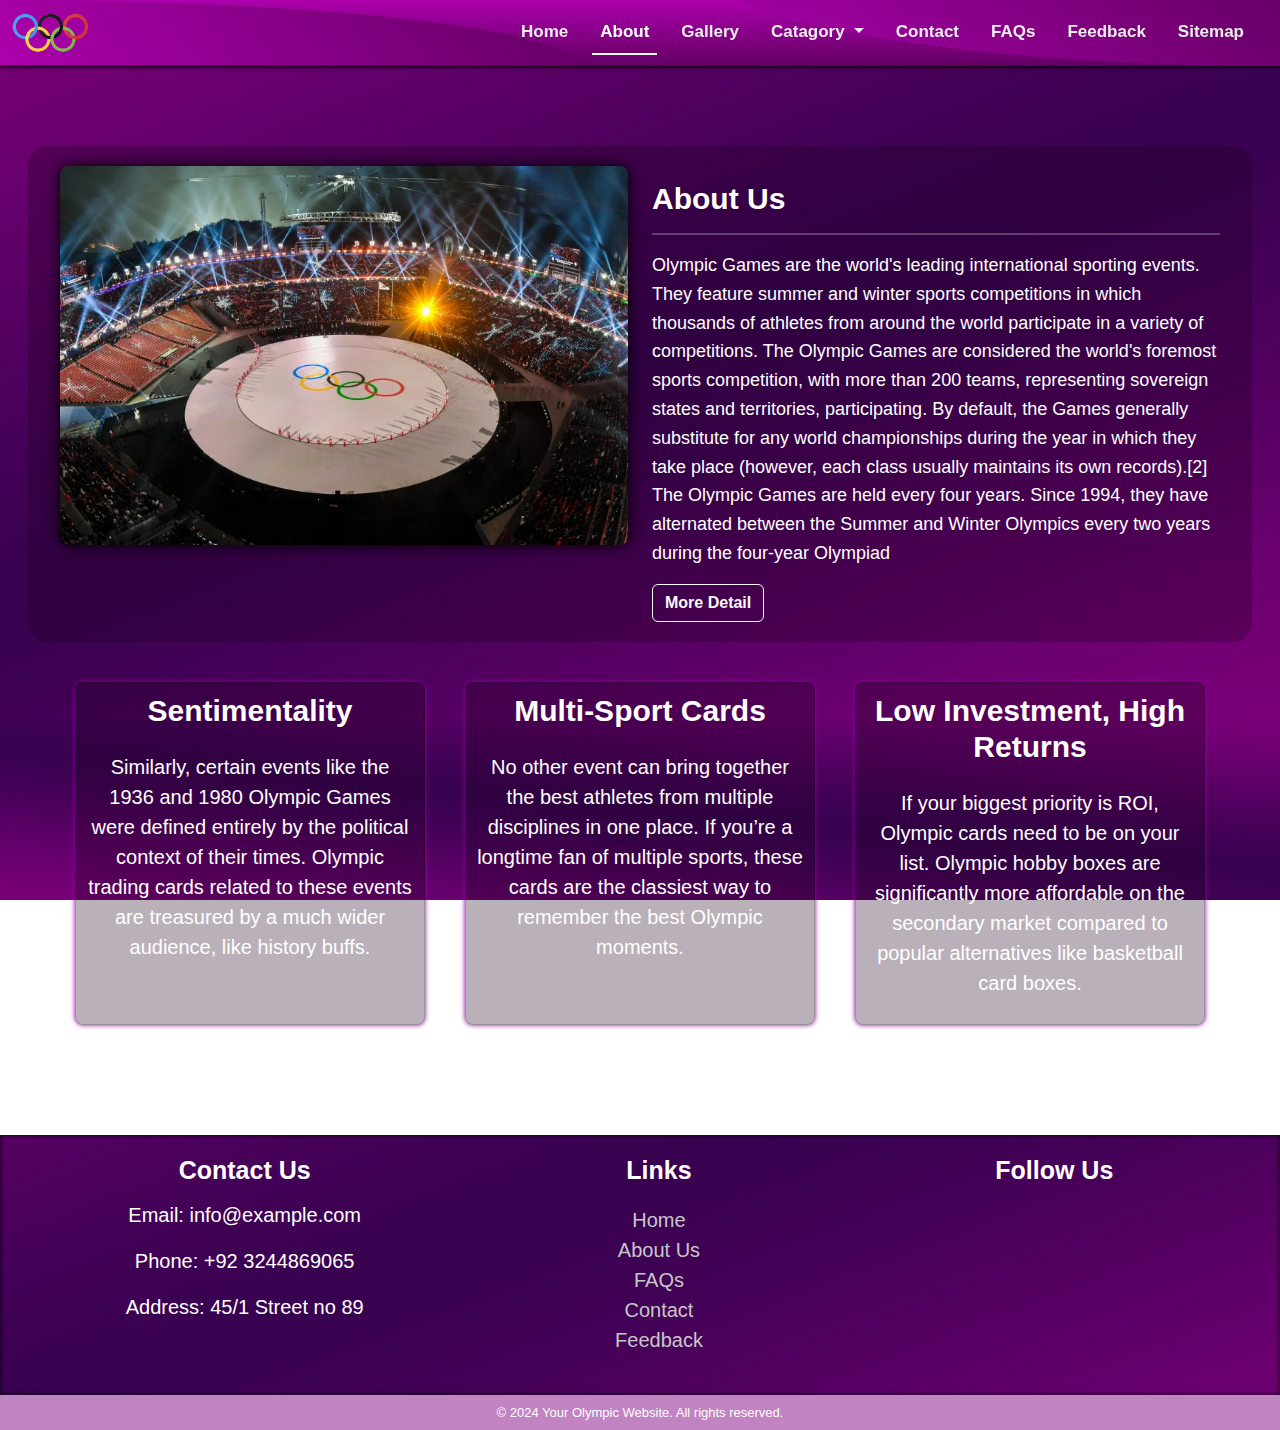
<file: abouts.html>
<!DOCTYPE html>
<html lang="en">

<head>
  <meta charset="UTF-8" />
  <meta name="viewport" content="width=device-width, initial-scale=1.0" />
  <title>Olympic</title>
  <link rel="stylesheet" href="asset/css/bootstrap.min.css" />
  <link rel="stylesheet" href="asset/css/abouts.css" />
  <link rel="stylesheet" href="https://cdnjs.cloudflare.com/ajax/libs/font-awesome/6.6.0/css/all.min.css"
    integrity="sha512-Kc323vGBEqzTmouAECnVceyQqyqdsSiqLQISBL29aUW4U/M7pSPA/gEUZQqv1cwx4OnYxTxve5UMg5GT6L4JJg=="
    crossorigin="anonymous" referrerpolicy="no-referrer" />
  <link rel="shortcut icon" type="image/x-icon" href="medal_champion_award_winner_olympic_icon_207786.ico" />
</head>

<body>
  <!-- navbar start -->
  <nav class="navbar navbar-expand-lg sticky-top">
    <div class="box1"></div>
    <div class="box2"></div>
    <div class="container-fluid" id="navbar">
      <a class="navbar-brand" href="index.html"><img src="asset/img/logo.png" alt="" /></a>
      <button class="navbar-toggler" type="button" data-bs-toggle="offcanvas" data-bs-target="#offcanvasNavbar"
        aria-controls="offcanvasNavbar" aria-label="Toggle navigation">
        <span class="navbar-toggler-icon"></span>
      </button>
      <div class="offcanvas offcanvas-end" tabindex="-1" id="offcanvasNavbar" aria-labelledby="offcanvasNavbarLabel">
        <div class="offcanvas-header">
          <h5 class="offcanvas-title text-light" id="offcanvasNavbarLabel">Navigation Menu</h5>
          <button type="button" class="btn-close" data-bs-dismiss="offcanvas" aria-label="Close"></button>
        </div>
        <div class="offcanvas-body">
          <ul class="navbar-nav nav-underline justify-content-end flex-grow-1 pe-3">
            <li class="nav-item">
              <a class="nav-link" href="index.html">Home</a>
            </li>
            <li class="nav-item">
              <a class="nav-link active" aria-current="page" href="abouts.html">About</a>
            </li>
            <li class="nav-item">
              <a class="nav-link" href="gallery.html">Gallery</a>
            </li>
            <li class="nav-item dropdown">
              <a class="nav-link dropdown-toggle" href="#" role="button" data-bs-toggle="dropdown"
                aria-expanded="false">
                Catagory
              </a>
              <ul class="dropdown-menu">
                <li>
                  <a class="dropdown-item" href="athelets.html">Athelets</a>
                </li>
                <li><a class="dropdown-item" href="games.html">Games</a></li>
                <li><a class="dropdown-item" href="#">Historic events</a></li>
              </ul>
            </li>
            <li class="nav-item">
              <a class="nav-link" href="contact.html">Contact</a>
            </li>
            <li class="nav-item">
              <a class="nav-link" href="faqs.html">FAQs</a>
            </li>
            <li class="nav-item">
              <a class="nav-link" href="feedback.html">Feedback</a>
            </li>
            <li class="nav-item">
              <a class="nav-link" href="sitemap.html">Sitemap</a>
            </li>
          </ul>
        </div>
      </div>
    </div>
  </nav>
  <!-- navbar end -->
  <!-- ================= -->
  <!-- about section start-->
  <section class="abt-sec-1 container-fluid background-img">
    <div class="row row-cols-1 row-cols-md-2">
      <div class="col">
        <img src="asset/img/about-img/pri_68584574.webp" alt="Rowing" class="img-fluid mx-auto" width="1500vw" />
      </div>
      <div class="col">
        <h1>About Us</h1>
        <hr class="border border-light border-1 opacity-70">
        <p>
          Olympic Games are the world's leading international sporting events.
          They feature summer and winter sports competitions in which
          thousands of athletes from around the world participate in a variety
          of competitions. The Olympic Games are considered the world's
          foremost sports competition, with more than 200 teams, representing
          sovereign states and territories, participating. By default, the
          Games generally substitute for any world championships during the
          year in which they take place (however, each class usually maintains
          its own records).[2] The Olympic Games are held every four years.
          Since 1994, they have alternated between the Summer and Winter
          Olympics every two years during the four-year Olympiad
        </p>

        <button type="button" class="btn btn-outline-light align-items-center" data-bs-toggle="modal"
          data-bs-target="#exampleModal">
          <b>More Detail</b>
        </button>
      </div>
    </div>
    <div class="modal fade" id="exampleModal" tabindex="-1" aria-labelledby="exampleModalLabel" aria-hidden="true">
      <div class="modal-dialog">
        <div class="modal-content">
          <div class="modal-header">
            <h1 class="modal-title fs-5" id="exampleModalLabel">
              Olympic History
            </h1>
            <button type="button" class="btn-close" data-bs-dismiss="modal" aria-label="Close"></button>
          </div>
          <div class="modal-body">
            Their creation was inspired by the ancient Olympic Games, held in
            Olympia, Greece from the 8th century BC to the 4th century AD.
            Baron Pierre de Coubertin founded the International Olympic
            Committee (IOC) in 1894, leading to the first modern Games in
            Athens in 1896. The IOC is the governing body of the Olympic
            Movement, which encompasses all entities and individuals involved
            in the Olympic Games. The Olympic Charter defines their structure
            and authority.
          </div>
          <div class="modal-footer">
            <button type="button" class="btn btn-outline-secondary" data-bs-dismiss="modal">
              Close
            </button>
          </div>
        </div>
      </div>
    </div>
    <!--Olympic cards-->
    <div class="container">
      <div class="card">
        <!-- <img src="asset/img/about img/download (1).jpeg" alt="Background Image"> -->
        <h3>Sentimentality</h3>
        <p> Similarly, certain events like the 1936 and 1980 Olympic Games were defined entirely by the political
          context of their times. Olympic trading cards related to these events are treasured by a much wider audience,
          like history buffs.</p>
      </div>
      <div class="card">
        <!-- <img src="asset/img/about img/download (1).jpeg" alt="Background Image"> -->
        <h3>Multi-Sport Cards</h3>
        <p>No other event can bring together the best athletes from multiple disciplines in one place. If you’re a
          longtime fan of multiple sports, these cards are the classiest way to remember the best Olympic moments. </p>
      </div>
      <div class="card">
        <!-- <img src="asset/img/about img/download (1).jpeg" alt="Background Image"> -->
        <h3>Low Investment, High Returns</h3>
        <p>If your biggest priority is ROI, Olympic cards need to be on your list. Olympic hobby boxes are significantly
          more affordable on the secondary market compared to popular alternatives like basketball card boxes.</p>
      </div>
    </div>
  </section>
  <!-- about end -->

  <!-- footer start -->
  <footer class="container-fluid" id="footer">
    <div class="row">
      <div class="col1">
        <h4>Contact Us</h4>
        <p>Email: info@example.com</p>
        <p>Phone: +92 3244869065</p>
        <p>Address: 45/1 Street no 89</p>
      </div>
    </div>
    <div class="col2">
      <h4>Links</h4>
      <ul>
        <li><a href="home.html">Home</a></li>
        <li><a href="abouts.html">About Us</a></li>
        <li><a href="faqs.html">FAQs</a></li>
        <li><a href="contact.html">Contact</a></li>
        <li><a href="feedback.html">Feedback</a></li>
      </ul>
    </div>
    <div class="col3">
      <h4>Follow Us</h4>
      <ul>
        <div class="facebook-f">
          <li><a
              href="https://www.bing.com/ck/a?!&&p=5a9b1603f17ce767JmltdHM9MTcyNDExMjAwMCZpZ3VpZD0yYjJhYzNkNC01MTkwLTYxZTYtMjdhMi1kNzQ2NTA0YjYwY2QmaW5zaWQ9NTIwNg&ptn=3&ver=2&hsh=3&fclid=2b2ac3d4-5190-61e6-27a2-d746504b60cd&psq=facebook+olympic&u=a1aHR0cHM6Ly93d3cuZmFjZWJvb2suY29tL29seW1waWNzLw&ntb=1">
              <i class="fa-brands fa-facebook-f"></i></a></li>
        </div>
        <div class="twitter">
          <li><a
              href="https://propakistani.pk/2024/08/09/twitter-rewards-rare-gold-badge-to-pakistans-olympic-champion-arshad-nadeem/">
              <i class="fa-brands fa-twitter"></i></a></li>
        </div>
        <div class="youtube">
          <li><a href="https://www.youtube.com/watch?v=ysIMlSTEfY8&pp=ygUNb2x5bXBpY3MgMjAyNA%3D%3D">
              <i class="fa-brands fa-youtube"></i></a></li>
        </div>
        <div class="instagram">
          <li><a
              href="https://www.bing.com/ck/a?!&&p=d1ffbf91884fa9ccJmltdHM9MTcyNDExMjAwMCZpZ3VpZD0yYjJhYzNkNC01MTkwLTYxZTYtMjdhMi1kNzQ2NTA0YjYwY2QmaW5zaWQ9NTE5Nw&ptn=3&ver=2&hsh=3&fclid=2b2ac3d4-5190-61e6-27a2-d746504b60cd&psq=instagram+olympics&u=a1aHR0cHM6Ly93d3cuaW5zdGFncmFtLmNvbS9PbHltcGljcy8&ntb=1">
              <i class="fa-brands fa-instagram"></i></a></li>
        </div>
      </ul>
    </div>
  </footer>
  <div class="bottom-bar">
    <p>&copy; 2024 Your Olympic Website. All rights reserved.</p>
  </div>
  <!-- footor end -->
  <script src="asset/js/bootstrap.bundle.min.js"></script>
</body>

</html>
</file>
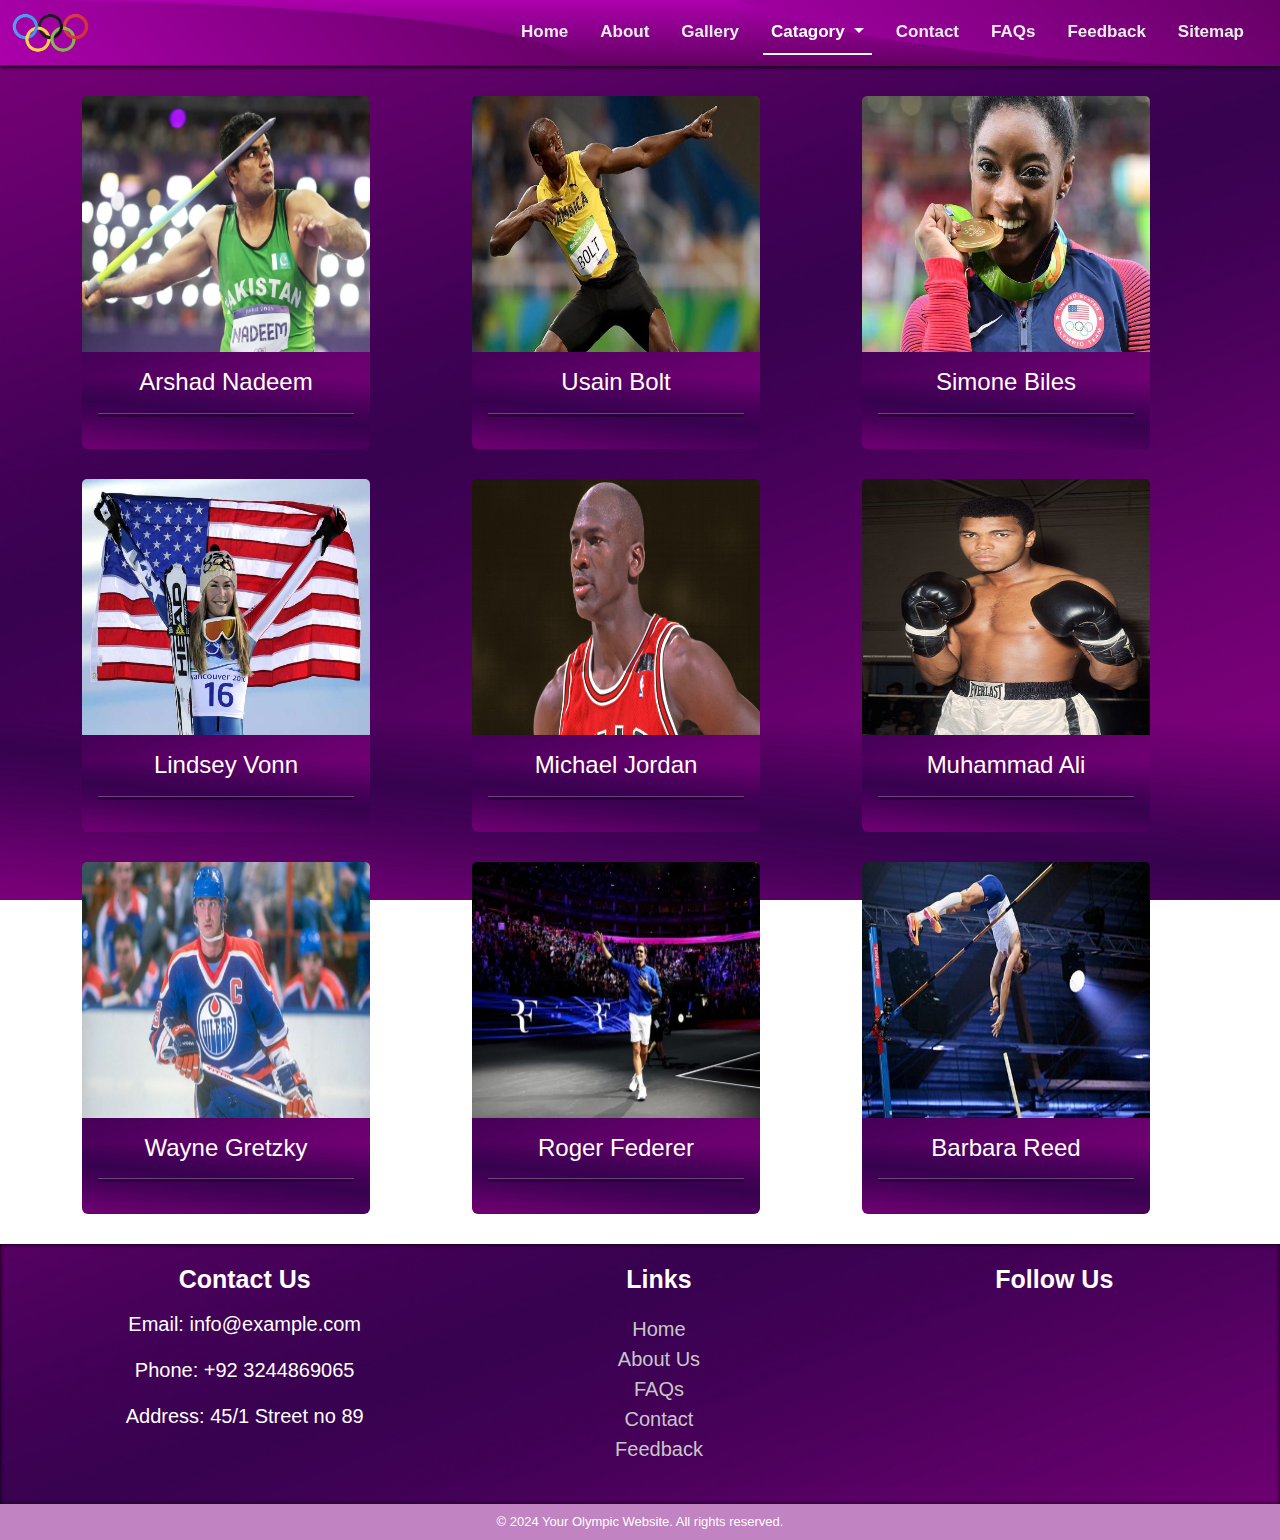
<file: athelets.html>
<!DOCTYPE html>
<html lang="en">

<head>
  <meta charset="UTF-8" />
  <meta name="viewport" content="width=device-width, initial-scale=1.0" />
  <title>Olympic</title>
  <link rel="stylesheet" href="asset/css/bootstrap.min.css" />
  <link rel="stylesheet" href="asset/css/athletes.css">
  <link rel="stylesheet" href="https://cdnjs.cloudflare.com/ajax/libs/font-awesome/6.6.0/css/all.min.css"
    integrity="sha512-Kc323vGBEqzTmouAECnVceyQqyqdsSiqLQISBL29aUW4U/M7pSPA/gEUZQqv1cwx4OnYxTxve5UMg5GT6L4JJg=="
    crossorigin="anonymous" referrerpolicy="no-referrer" />
  <link rel="shortcut icon" type="image/x-icon" href="medal_champion_award_winner_olympic_icon_207786.ico" />
  <style>


  </style>

</head>

<body>
  <!-- navbar start -->
  <nav class="navbar navbar-expand-lg sticky-top">
    <div class="box1"></div>
    <div class="box2"></div>
    <div class="container-fluid" id="navbar">
      <a class="navbar-brand" href="index.html"><img src="asset/img/logo.png" alt="" /></a>
      <button class="navbar-toggler" type="button" data-bs-toggle="offcanvas" data-bs-target="#offcanvasNavbar"
        aria-controls="offcanvasNavbar" aria-label="Toggle navigation">
        <span class="navbar-toggler-icon"></span>
      </button>
      <div class="offcanvas offcanvas-end" tabindex="-1" id="offcanvasNavbar" aria-labelledby="offcanvasNavbarLabel">
        <div class="offcanvas-header">
          <h5 class="offcanvas-title text-light" id="offcanvasNavbarLabel">Navigation Menu</h5>
          <button type="button" class="btn-close" data-bs-dismiss="offcanvas" aria-label="Close"></button>
        </div>
        <div class="offcanvas-body">
          <ul class="navbar-nav nav-underline justify-content-end flex-grow-1 pe-3">
            <li class="nav-item">
              <a class="nav-link" href="index.html">Home</a>
            </li>
            <li class="nav-item">
              <a class="nav-link" href="abouts.html">About</a>
            </li>
            <li class="nav-item">
              <a class="nav-link" href="gallery.html">Gallery</a>
            </li>
            <li class="nav-item dropdown">
              <a class="nav-link dropdown-toggle active" aria-current="page" href="#" role="button"
                data-bs-toggle="dropdown" aria-expanded="false">
                Catagory
              </a>
              <ul class="dropdown-menu">
                <li>
                  <a class="dropdown-item active" aria-current="page" href="athelets.html">Athelets</a>
                </li>
                <li><a class="dropdown-item" href="games.html">Games</a></li>
                <li><a class="dropdown-item" href="RnS.html">Records and Statistics</a></li>
              </ul>
            </li>
            <li class="nav-item">
              <a class="nav-link" href="contact.html">Contact</a>
            </li>
            <li class="nav-item">
              <a class="nav-link" href="faqs.html">FAQs</a>
            </li>
            <li class="nav-item">
              <a class="nav-link" href="feedback.html">Feedback</a>
            </li>
            <li class="nav-item">
              <a class="nav-link" href="sitemap.html">Sitemap</a>
            </li>
          </ul>
        </div>
      </div>
    </div>
  </nav>
  <!-- navbar end -->
  <!-- ================= -->
  <!--gallery card section start -->
  <section id="athelets">
    <div class="container">
      <div class="row" id="mycards">
        <!-- Cards will be appended here -->
      </div>
    </div>
  </section>
  <!-- gallery card section  end -->
  <!-- footer start -->
  <footer class="container-fluid" id="footer">
    <div class="row">
      <div class="col1">
        <h4>Contact Us</h4>
        <p>Email: info@example.com</p>
        <p>Phone: +92 3244869065</p>
        <p>Address: 45/1 Street no 89</p>
      </div>
    </div>
    <div class="col2">
      <h4>Links</h4>
      <ul>
        <li><a href="home.html">Home</a></li>
        <li><a href="abouts.html">About Us</a></li>
        <li><a href="faqs.html">FAQs</a></li>
        <li><a href="contact.html">Contact</a></li>
        <li><a href="feedback.html">Feedback</a></li>
      </ul>
    </div>
    <div class="col3">
      <h4>Follow Us</h4>
      <ul>
        <div class="facebook-f">
          <li><a
              href="https://www.bing.com/ck/a?!&&p=5a9b1603f17ce767JmltdHM9MTcyNDExMjAwMCZpZ3VpZD0yYjJhYzNkNC01MTkwLTYxZTYtMjdhMi1kNzQ2NTA0YjYwY2QmaW5zaWQ9NTIwNg&ptn=3&ver=2&hsh=3&fclid=2b2ac3d4-5190-61e6-27a2-d746504b60cd&psq=facebook+olympic&u=a1aHR0cHM6Ly93d3cuZmFjZWJvb2suY29tL29seW1waWNzLw&ntb=1">
              <i class="fa-brands fa-facebook-f"></i></a></li>
        </div>
        <div class="twitter">
          <li><a
              href="https://propakistani.pk/2024/08/09/twitter-rewards-rare-gold-badge-to-pakistans-olympic-champion-arshad-nadeem/">
              <i class="fa-brands fa-twitter"></i></a></li>
        </div>
        <div class="youtube">
          <li><a href="https://www.youtube.com/watch?v=ysIMlSTEfY8&pp=ygUNb2x5bXBpY3MgMjAyNA%3D%3D">
              <i class="fa-brands fa-youtube"></i></a></li>
        </div>
        <div class="instagram">
          <li><a
              href="https://www.bing.com/ck/a?!&&p=d1ffbf91884fa9ccJmltdHM9MTcyNDExMjAwMCZpZ3VpZD0yYjJhYzNkNC01MTkwLTYxZTYtMjdhMi1kNzQ2NTA0YjYwY2QmaW5zaWQ9NTE5Nw&ptn=3&ver=2&hsh=3&fclid=2b2ac3d4-5190-61e6-27a2-d746504b60cd&psq=instagram+olympics&u=a1aHR0cHM6Ly93d3cuaW5zdGFncmFtLmNvbS9PbHltcGljcy8&ntb=1">
              <i class="fa-brands fa-instagram"></i></a></li>
        </div>
      </ul>
    </div>
  </footer>
  <div class="bottom-bar">
    <p>&copy; 2024 Your Olympic Website. All rights reserved.</p>
  </div>
  <!-- footer end -->

  <script src="asset/js/jquery-3.7.1.min.js"></script>
  <script src="asset/js/bootstrap.bundle.min.js"></script>
  <script src="asset/js/fetch.js"></script>
  <script>
    for (var a = 0; a < athletes.length; a++) {
      document.getElementById("mycards").innerHTML += `
                <div class="col cardsdata">
                    <div class="card border-0" style="width: 18rem;">
                        <img src="${athletes[a].img}" class="card-img-top" alt="${athletes[a].name}">
                        <div class="card-body">
                            <h5 class="card-title">${athletes[a].name}</h5>
                            <hr>
                            <p class="card-text">${athletes[a].dec}</p>
                        </div>
                    </div>
                </div>
                `;
    }
  </script>
  <script>
    $(document).ready(function () {
      // Attach a click event handler to the cardsdata elements
      $(".cardsdata").click(function () {
        // Toggle the visibility of the .card-text element within the clicked .cardsdata
        $(this).find(".card-text").slideToggle("fast");
      });
    });
  </script>

</body>

</html>
</file>
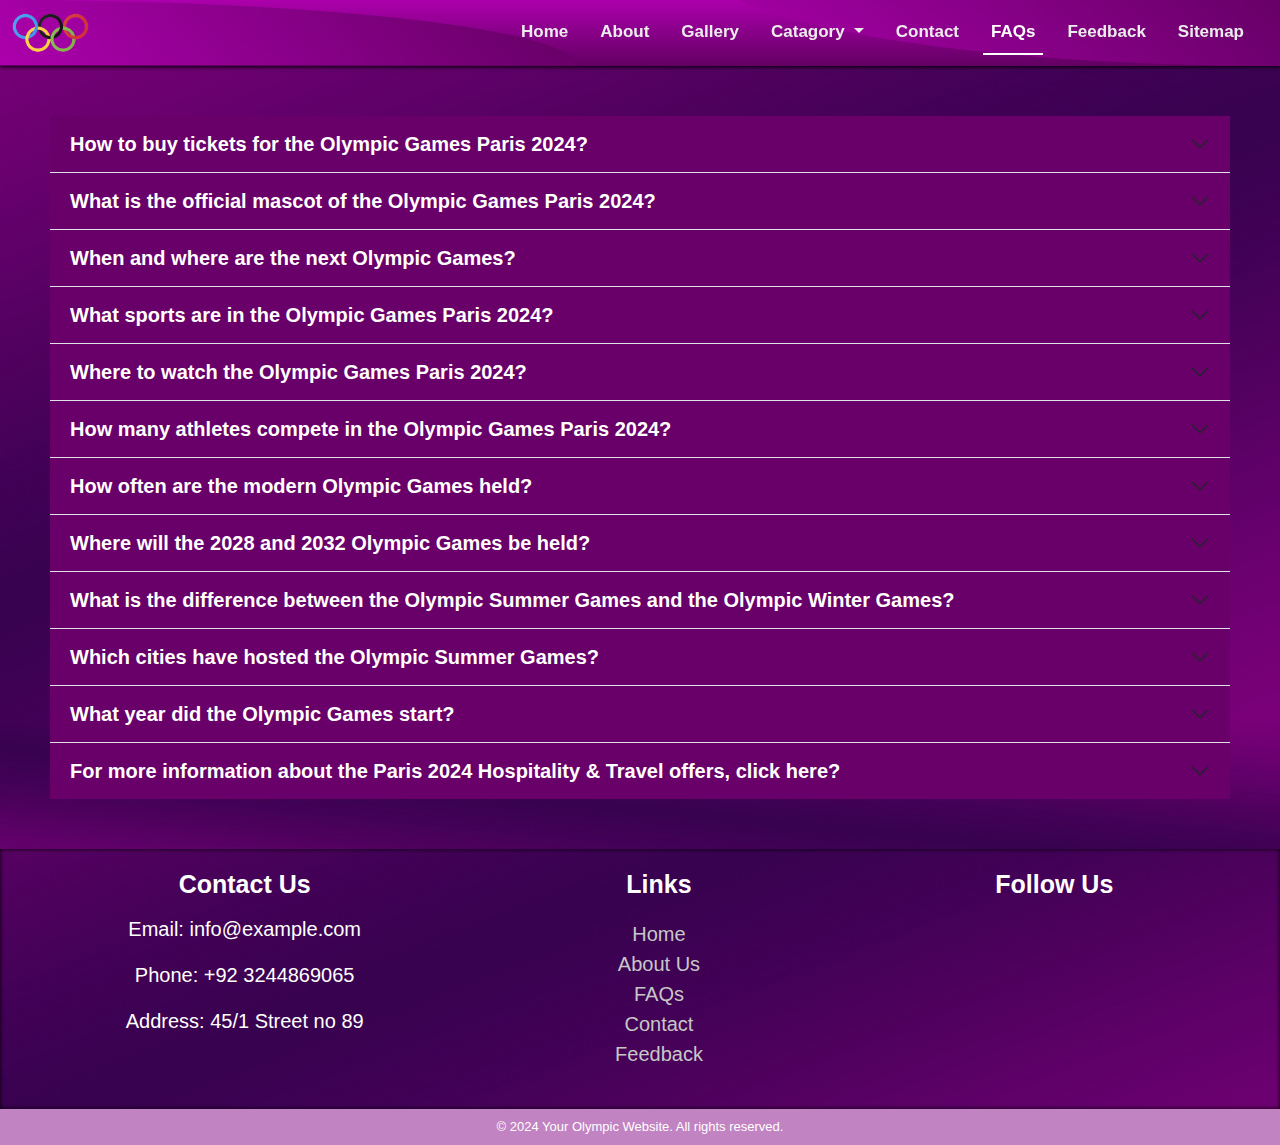
<file: faqs.html>
<!DOCTYPE html>
<html lang="en">

<head>
  <meta charset="UTF-8">
  <meta name="viewport" content="width=device-width, initial-scale=1.0">
  <title>Olympic</title>
  <link rel="stylesheet" href="asset/css/bootstrap.min.css" />
  <link rel="stylesheet" href="asset/css/faqs.css">
  <link rel="stylesheet" href="https://cdnjs.cloudflare.com/ajax/libs/font-awesome/6.6.0/css/all.min.css"
    integrity="sha512-Kc323vGBEqzTmouAECnVceyQqyqdsSiqLQISBL29aUW4U/M7pSPA/gEUZQqv1cwx4OnYxTxve5UMg5GT6L4JJg=="
    crossorigin="anonymous" referrerpolicy="no-referrer" />
  <link rel="shortcut icon" type="image/x-icon" href="medal_champion_award_winner_olympic_icon_207786.ico" />
</head>

<body>
  <!-- navbar start -->
  <nav class="navbar navbar-expand-lg sticky-top">
    <div class="box1"></div>
    <div class="box2"></div>
    <div class="container-fluid" id="navbar">
      <a class="navbar-brand" href="index.html"><img src="asset/img/logo.png" alt="" /></a>
      <button class="navbar-toggler" type="button" data-bs-toggle="offcanvas" data-bs-target="#offcanvasNavbar"
        aria-controls="offcanvasNavbar" aria-label="Toggle navigation">
        <span class="navbar-toggler-icon"></span>
      </button>
      <div class="offcanvas offcanvas-end" tabindex="-1" id="offcanvasNavbar" aria-labelledby="offcanvasNavbarLabel">
        <div class="offcanvas-header">
          <h5 class="offcanvas-title text-light" id="offcanvasNavbarLabel">Navigation Menu</h5>
          <button type="button" class="btn-close" data-bs-dismiss="offcanvas" aria-label="Close"></button>
        </div>
        <div class="offcanvas-body">
          <ul class="navbar-nav nav-underline justify-content-end flex-grow-1 pe-3">
            <li class="nav-item">
              <a class="nav-link" href="index.html">Home</a>
            </li>
            <li class="nav-item">
              <a class="nav-link" href="abouts.html">About</a>
            </li>
            <li class="nav-item">
              <a class="nav-link" href="gallery.html">Gallery</a>
            </li>
            <li class="nav-item dropdown">
              <a class="nav-link dropdown-toggle" href="#" role="button" data-bs-toggle="dropdown"
                aria-expanded="false">
                Catagory
              </a>
              <ul class="dropdown-menu">
                <li>
                  <a class="dropdown-item" href="athelets.html">Athelets</a>
                </li>
                <li><a class="dropdown-item" href="games.html">Games</a></li>
                <li><a class="dropdown-item" href="RnS.html">Records and Statistics</a></li>
              </ul>
            </li>
            <li class="nav-item">
              <a class="nav-link" href="contact.html">Contact</a>
            </li>
            <li class="nav-item">
              <a class="nav-link active" aria-current="page" href="faqs.html">FAQs</a>
            </li>
            <li class="nav-item">
              <a class="nav-link" href="feedback.html">Feedback</a>
            </li>
            <li class="nav-item">
              <a class="nav-link" href="sitemap.html">Sitemap</a>
            </li>
          </ul>
        </div>
      </div>
    </div>
  </nav>
  <!-- navbar end -->
  <!-- ================= -->
  <!--faqs section start-->
  <section id="faqs">
    <div class="accordion accordion-flush" id="accordionFlushExample">
      <div class="accordion-item">
        <h2 class="accordion-header">
          <button class="accordion-button collapsed" type="button" data-bs-toggle="collapse"
            data-bs-target="#flush-collapseOne" aria-expanded="false" aria-controls="flush-collapseOne">
            How to buy tickets for the Olympic Games Paris 2024?
          </button>
        </h2>
        <div id="flush-collapseOne" class="accordion-collapse collapse" data-bs-parent="#accordionFlushExample">
          <div class="accordion-body text-light">Tickets for the Olympic Games Paris 2024 are available for spectators around the
            world only on the official ticketing website. To buy tickets, click here.

            The Paris 2024 Hospitality program offers packages that include tickets for sporting events combined with
            exceptional services in the competition venues (boxes, lounges) or in the heart of the city (accommodation,
            transport options, gastronomy, tourist activities, etc.).

            The Paris 2024 Hospitality program is delivered by the official Paris 2024 Hospitality provider, On
            Location.

            For more information about the Paris 2024 Hospitality & Travel offers, click here.</div>
        </div>
      </div>
      <div class="accordion-item">
        <h2 class="accordion-header">
          <button class="accordion-button collapsed" type="button" data-bs-toggle="collapse"
            data-bs-target="#flush-collapseTwo" aria-expanded="false" aria-controls="flush-collapseTwo">
            What is the official mascot of the Olympic Games Paris 2024?

          </button>
        </h2>
        <div id="flush-collapseTwo" class="accordion-collapse collapse" data-bs-parent="#accordionFlushExample">
          <div class="accordion-body text-light">The Olympic Games Paris 2024 mascot is Olympic Phryge. The mascot is based on the
            traditional small Phrygian hats for which they are shaped after.

            The name and design were chosen as symbols of freedom and to represent allegorical figures of the French
            republic.

            The Olympic Phryge is decked out in blue, white and red - the colours of France’s famed tricolour flag -
            with the golden Paris 2024 logo emblazoned across its chest.</div>
        </div>
      </div>
      <div class="accordion-item">
        <h2 class="accordion-header">
          <button class="accordion-button collapsed" type="button" data-bs-toggle="collapse"
            data-bs-target="#flush-collapseThree" aria-expanded="false" aria-controls="flush-collapseThree">
            When and where are the next Olympic Games?
          </button>
        </h2>
        <div id="flush-collapseThree" class="accordion-collapse collapse" data-bs-parent="#accordionFlushExample">
          <div class="accordion-body text-light">The Olympic Games Paris 2024 will take place in France from 26 July to 11 August.
          </div>
        </div>
      </div>
      <!-- Continue with unique IDs for remaining items -->
      <div class="accordion-item">
        <h2 class="accordion-header">
          <button class="accordion-button collapsed" type="button" data-bs-toggle="collapse"
            data-bs-target="#flush-collapseFour" aria-expanded="false" aria-controls="flush-collapseFour">
            What sports are in the Olympic Games Paris 2024?
          </button>
        </h2>
        <div id="flush-collapseFour" class="accordion-collapse collapse" data-bs-parent="#accordionFlushExample">
          <div class="accordion-body text-light">3X3 Basketball
            Archery
            Artistic Gymnastics
            Artistic Swimming
            Athletics
            Badminton
            Basketball
            Beach Volleyball
            Boxing
            Breaking
            Canoe Slalom
            Canoe Sprint
            Cycling BMX Freestyle
            Cycling BMX Racing
            Cycling Mountain Bike
            Cycling Road
            Cycling Track
            Diving
            Equestrian
            Fencing
            Football
            Golf
            Handball
            Hockey
            Judo
            Marathon Swimming
            Modern Pentathlon
            Rhythmic Gymnastics
            Rowing
            Rugby Sevens
            Sailing
            Shooting
            Skateboarding
            Sport Climbing
            Surfing
            Swimming
            Table Tennis
            Taekwondo
            Tennis
            Trampoline
            Triathlon
            Volleyball
            Water Polo
            Weightlifting
            Wrestling.</div>
        </div>
      </div>
      <div class="accordion-item">
        <h2 class="accordion-header">
          <button class="accordion-button collapsed" type="button" data-bs-toggle="collapse"
            data-bs-target="#flush-collapseFive" aria-expanded="false" aria-controls="flush-collapseFive">
            Where to watch the Olympic Games Paris 2024?
          </button>
        </h2>
        <div id="flush-collapseFive" class="accordion-collapse collapse" data-bs-parent="#accordionFlushExample">
          <div class="accordion-body text-light">In France, the 2024 Olympic Games will be broadcast by Warner Bros. Discovery
            (formerly Discovery Inc.) via Eurosport, with free-to-air coverage sub-licensed to the country's public
            broadcaster France Télévisions. For a detailed list of the Paris 2024 Media Rights Holders here.</div>
        </div>
      </div>
      <div class="accordion-item">
        <h2 class="accordion-header">
          <button class="accordion-button collapsed" type="button" data-bs-toggle="collapse"
            data-bs-target="#flush-collapseSix" aria-expanded="false" aria-controls="flush-collapseSix">
            How many athletes compete in the Olympic Games Paris 2024?
          </button>
        </h2>
        <div id="flush-collapseSix" class="accordion-collapse collapse" data-bs-parent="#accordionFlushExample">
          <div class="accordion-body text-light">Around 10,500 athletes from 206 NOCs will compete.</div>
        </div>
      </div>
      <div class="accordion-item">
        <h2 class="accordion-header">
          <button class="accordion-button collapsed" type="button" data-bs-toggle="collapse"
            data-bs-target="#flush-collapseSeven" aria-expanded="false" aria-controls="flush-collapseSeven">
            How often are the modern Olympic Games held?
          </button>
        </h2>
        <div id="flush-collapseSeven" class="accordion-collapse collapse" data-bs-parent="#accordionFlushExample">
          <div class="accordion-body text-light">The summer edition of the Olympic Games is normally held every four years.</div>
        </div>
      </div>
      <div class="accordion-item">
        <h2 class="accordion-header">
          <button class="accordion-button collapsed" type="button" data-bs-toggle="collapse"
            data-bs-target="#flush-collapseEight" aria-expanded="false" aria-controls="flush-collapseEight">
            Where will the 2028 and 2032 Olympic Games be held?
          </button>
        </h2>
        <div id="flush-collapseEight" class="accordion-collapse collapse" data-bs-parent="#accordionFlushExample">
          <div class="accordion-body text-light">Los Angeles, USA, will host the next Olympic Games from 14 to 30 July 2028.
            Brisbane, Australia, will host the Games in 2032.</div>
        </div>
      </div>
      <div class="accordion-item">
        <h2 class="accordion-header">
          <button class="accordion-button collapsed" type="button" data-bs-toggle="collapse"
            data-bs-target="#flush-collapseNine" aria-expanded="false" aria-controls="flush-collapseNine">
            What is the difference between the Olympic Summer Games and the Olympic Winter Games?
          </button>
        </h2>
        <div id="flush-collapseNine" class="accordion-collapse collapse" data-bs-parent="#accordionFlushExample">
          <div class="accordion-body text-light">The summer edition of the Olympic Games is a multi-sport event normally held once
            every four years usually in July or August.

            The Olympic Winter Games are also held every four years in the winter months of the host location and the
            multi-sports competitions are practised on snow and ice.

            Both Games are organised by the International Olympic Committee.</div>
        </div>
      </div>
      <div class="accordion-item">
        <h2 class="accordion-header">
          <button class="accordion-button collapsed" type="button" data-bs-toggle="collapse"
            data-bs-target="#flush-collapseTen" aria-expanded="false" aria-controls="flush-collapseTen">
            Which cities have hosted the Olympic Summer Games?
          </button>
        </h2>
        <div id="flush-collapseTen" class="accordion-collapse collapse" data-bs-parent="#accordionFlushExample">
          <div class="accordion-body text-light">1896 Athens
            1900 Paris
            1904 St. Louis
            1908 London
            1912 Stockholm
            1920 Antwerp
            1924 Paris
            1928 Amsterdam
            1932 Los Angeles
            1936 Berlin
            1948 London
            1952 Helsinki
            1956 Melbourne
            1960 Rome
            1964 Tokyo
            1968 Mexico City
            1972 Munich
            1976 Montreal
            1980 Moscow
            1984 Los Angeles
            1988 Seoul
            1992 Barcelona
            1996 Atlanta
            2000 Sydney
            2004 Athens
            2008 Beijing
            2012 London
            2016 Rio de Janeiro
            2020 Tokyo
            2024 Paris</div>
        </div>
      </div>
      <div class="accordion-item">
        <h2 class="accordion-header">
          <button class="accordion-button collapsed" type="button" data-bs-toggle="collapse"
            data-bs-target="#flush-collapseEleven" aria-expanded="false" aria-controls="flush-collapseEleven">
            What year did the Olympic Games start?
          </button>
        </h2>
        <div id="flush-collapseEleven" class="accordion-collapse collapse" data-bs-parent="#accordionFlushExample">
          <div class="accordion-body text-light">The inaugural Games took place in 1896 in Athens, Greece.</div>
        </div>
      </div>
      <div class="accordion-item">
        <h2 class="accordion-header">
          <button class="accordion-button collapsed" type="button" data-bs-toggle="collapse"
            data-bs-target="#flush-collapseTwelve" aria-expanded="false" aria-controls="flush-collapseTwelve">
            For more information about the Paris 2024 Hospitality & Travel offers, click here?
          </button>
        </h2>
        <div id="flush-collapseTwelve" class="accordion-collapse collapse" data-bs-parent="#accordionFlushExample">
          <div class="accordion-body text-light">The Paris 2024 Hospitality program offers packages that include tickets for
            sporting events combined with exceptional services in the competition venues (boxes, lounges) or in the
            heart of the city (accommodation, transport options, gastronomy, tourist activities, etc.).

            The Paris 2024 Hospitality program is delivered by the official Paris 2024 Hospitality provider, On
            Location.</div>
        </div>
      </div>
    </div>
  </section>
  <!--faqs section end-->

  <!-- footer start -->
  <footer class="container-fluid" id="footer">
    <div class="row">
      <div class="col1">
        <h4>Contact Us</h4>
        <p>Email: info@example.com</p>
        <p>Phone: +92 3244869065</p>
        <p>Address: 45/1 Street no 89</p>
      </div>
    </div>
    <div class="col2">
      <h4>Links</h4>
      <ul>
        <li><a href="home.html">Home</a></li>
        <li><a href="abouts.html">About Us</a></li>
        <li><a href="faqs.html">FAQs</a></li>
        <li><a href="contact.html">Contact</a></li>
        <li><a href="feedback.html">Feedback</a></li>
      </ul>
    </div>
    <div class="col3">
      <h4>Follow Us</h4>
      <ul>
        <div class="facebook-f">
          <li><a
              href="https://www.bing.com/ck/a?!&&p=5a9b1603f17ce767JmltdHM9MTcyNDExMjAwMCZpZ3VpZD0yYjJhYzNkNC01MTkwLTYxZTYtMjdhMi1kNzQ2NTA0YjYwY2QmaW5zaWQ9NTIwNg&ptn=3&ver=2&hsh=3&fclid=2b2ac3d4-5190-61e6-27a2-d746504b60cd&psq=facebook+olympic&u=a1aHR0cHM6Ly93d3cuZmFjZWJvb2suY29tL29seW1waWNzLw&ntb=1">
              <i class="fa-brands fa-facebook-f"></i></a></li>
        </div>
        <div class="twitter">
          <li><a
              href="https://propakistani.pk/2024/08/09/twitter-rewards-rare-gold-badge-to-pakistans-olympic-champion-arshad-nadeem/">
              <i class="fa-brands fa-twitter"></i></a></li>
        </div>
        <div class="youtube">
          <li><a href="https://www.youtube.com/watch?v=ysIMlSTEfY8&pp=ygUNb2x5bXBpY3MgMjAyNA%3D%3D">
              <i class="fa-brands fa-youtube"></i></a></li>
        </div>
        <div class="instagram">
          <li><a
              href="https://www.bing.com/ck/a?!&&p=d1ffbf91884fa9ccJmltdHM9MTcyNDExMjAwMCZpZ3VpZD0yYjJhYzNkNC01MTkwLTYxZTYtMjdhMi1kNzQ2NTA0YjYwY2QmaW5zaWQ9NTE5Nw&ptn=3&ver=2&hsh=3&fclid=2b2ac3d4-5190-61e6-27a2-d746504b60cd&psq=instagram+olympics&u=a1aHR0cHM6Ly93d3cuaW5zdGFncmFtLmNvbS9PbHltcGljcy8&ntb=1">
              <i class="fa-brands fa-instagram"></i></a></li>
        </div>
      </ul>
    </div>
  </footer>
  <div class="bottom-bar">
    <p>&copy; 2024 Your Olympic Website. All rights reserved.</p>
  </div>
  <!-- footer end -->
  <script src="asset/js/bootstrap.bundle.min.js"></script>

</body>

</html>
</file>
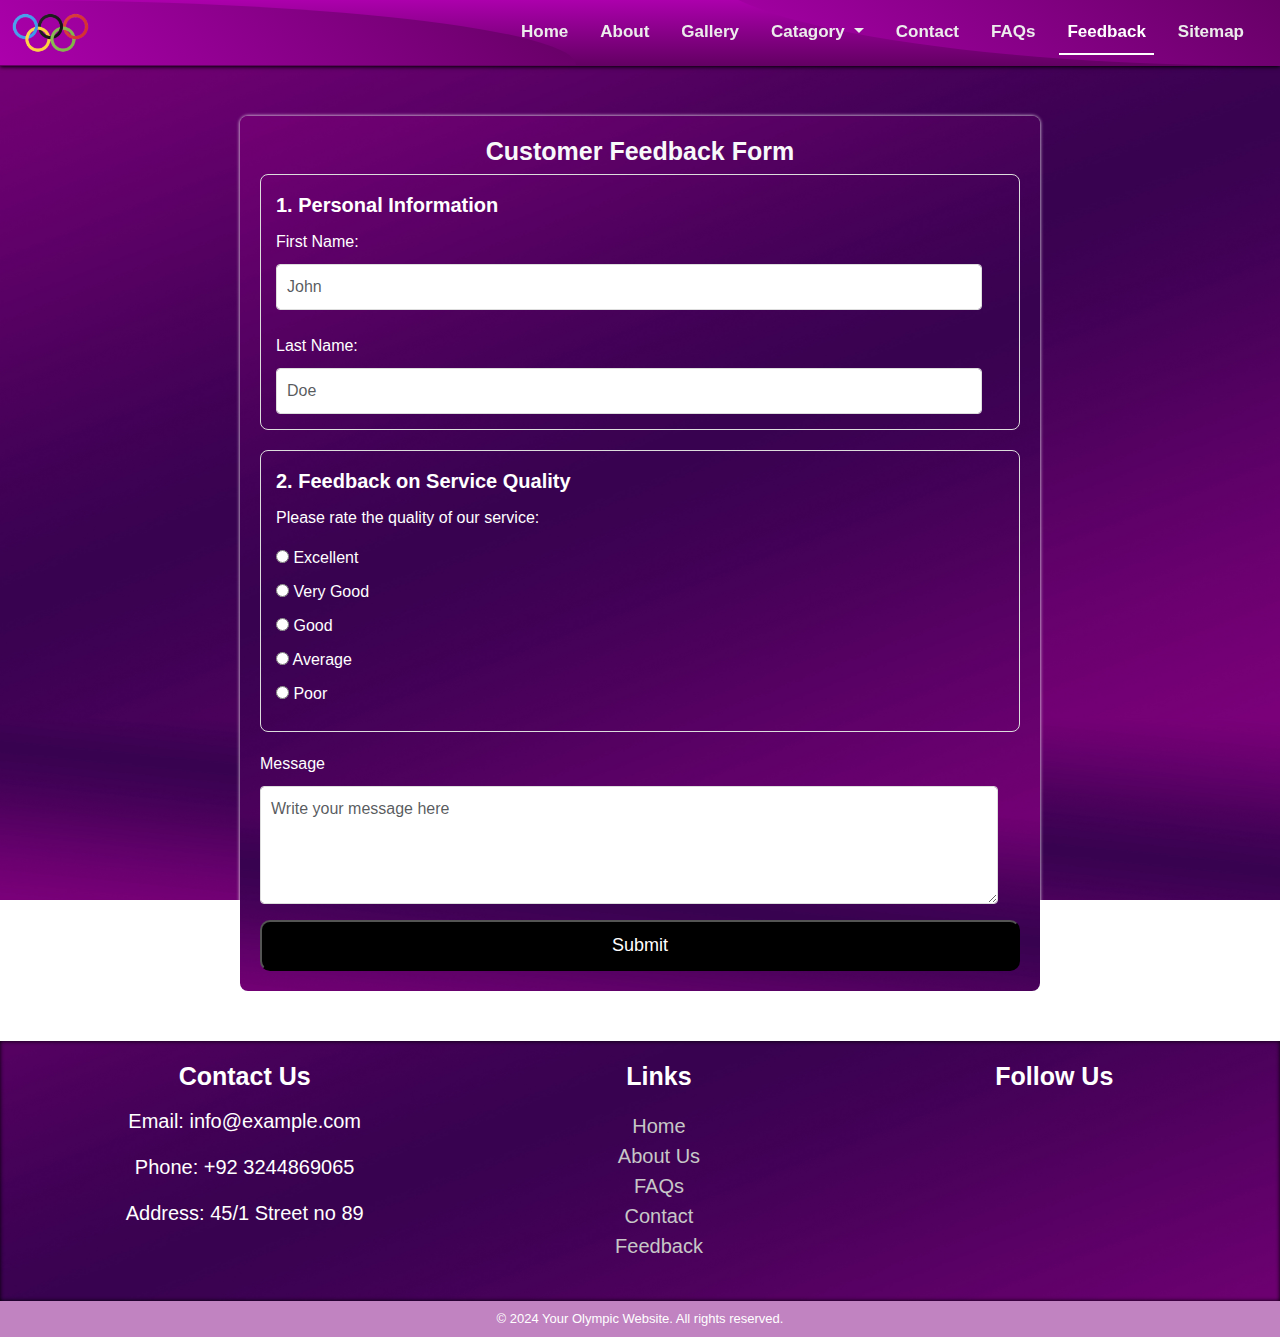
<file: feedback.html>
<!DOCTYPE html>
<html lang="en">

<head>
  <meta charset="UTF-8">
  <meta name="viewport" content="width=device-width, initial-scale=1.0">
  <title>Olympic</title>
  <link rel="stylesheet" href="asset/css/bootstrap.min.css" />
  <link rel="stylesheet" href="asset/css/feedback.css">
  <link rel="stylesheet" href="https://cdnjs.cloudflare.com/ajax/libs/font-awesome/6.6.0/css/all.min.css"
    integrity="sha512-Kc323vGBEqzTmouAECnVceyQqyqdsSiqLQISBL29aUW4U/M7pSPA/gEUZQqv1cwx4OnYxTxve5UMg5GT6L4JJg=="
    crossorigin="anonymous" referrerpolicy="no-referrer" />
  <link rel="shortcut icon" type="image/x-icon" href="medal_champion_award_winner_olympic_icon_207786.ico" />
</head>

<body>
  <!-- navbar start -->
  <nav class="navbar navbar-expand-lg sticky-top">
    <div class="box1"></div>
    <div class="box2"></div>
    <div class="container-fluid" id="navbar">
      <a class="navbar-brand" href="index.html"><img src="asset/img/logo.png" alt="" /></a>
      <button class="navbar-toggler" type="button" data-bs-toggle="offcanvas" data-bs-target="#offcanvasNavbar"
        aria-controls="offcanvasNavbar" aria-label="Toggle navigation">
        <span class="navbar-toggler-icon"></span>
      </button>
      <div class="offcanvas offcanvas-end" tabindex="-1" id="offcanvasNavbar" aria-labelledby="offcanvasNavbarLabel">
        <div class="offcanvas-header">
          <h5 class="offcanvas-title text-light" id="offcanvasNavbarLabel">Navigation Menu</h5>
          <button type="button" class="btn-close" data-bs-dismiss="offcanvas" aria-label="Close"></button>
        </div>
        <div class="offcanvas-body">
          <ul class="navbar-nav nav-underline justify-content-end flex-grow-1 pe-3">
            <li class="nav-item">
              <a class="nav-link" href="index.html">Home</a>
            </li>
            <li class="nav-item">
              <a class="nav-link" href="abouts.html">About</a>
            </li>
            <li class="nav-item">
              <a class="nav-link" href="gallery.html">Gallery</a>
            </li>
            <li class="nav-item dropdown">
              <a class="nav-link dropdown-toggle" href="#" role="button" data-bs-toggle="dropdown"
                aria-expanded="false">
                Catagory
              </a>
              <ul class="dropdown-menu">
                <li>
                  <a class="dropdown-item" href="athelets.html">Athelets</a>
                </li>
                <li><a class="dropdown-item" href="games.html">Games</a></li>
                <li><a class="dropdown-item" href="RnS.html">Records and Statistics</a></li>
              </ul>
            </li>
            <li class="nav-item">
              <a class="nav-link" href="contact.html">Contact</a>
            </li>
            <li class="nav-item">
              <a class="nav-link" href="faqs.html">FAQs</a>
            </li>
            <li class="nav-item">
              <a class="nav-link active" aria-current="page" href="feedback.html">Feedback</a>
            </li>
            <li class="nav-item">
              <a class="nav-link" href="sitemap.html">Sitemap</a>
            </li>
          </ul>
        </div>
      </div>
    </div>
  </nav>
  <!-- navbar end -->

  <!-- feedback start form html-->
  <div class="container">
    <div class="feed">
        <h1 class="text-light">Customer Feedback Form</h1>
        <form id="feedback-form" action="javascript:void(0);" method="post">
            <!-- Personal Information -->
            <fieldset>
                <legend>1. Personal Information</legend>
                
                <label for="first-name">First Name:</label>
                <input type="text" class="form-control" id="first-name" name="first-name" placeholder="John" required
                    pattern="[A-Za-z]+" title="Please enter only alphabetic characters.">
                <br>
                
                <label for="last-name">Last Name:</label>
                <input type="text" class="form-control" id="last-name" name="last-name" placeholder="Doe" required
                    pattern="[A-Za-z]+" title="Please enter only alphabetic characters.">
            </fieldset>

            <!-- Feedback on Service Quality -->
            <fieldset>
                <legend>2. Feedback on Service Quality</legend>
                <p>Please rate the quality of our service:</p>
                <label><input type="radio" name="service-quality" value="excellent" required> Excellent</label>
                <label><input type="radio" name="service-quality" value="very-good"> Very Good</label>
                <label><input type="radio" name="service-quality" value="good"> Good</label>
                <label><input type="radio" name="service-quality" value="average"> Average</label>
                <label><input type="radio" name="service-quality" value="poor"> Poor</label>
            </fieldset>
            <div class="mb-3">
                <label for="message" class="form-label">Message</label>
                <textarea class="form-control" id="message" name="message" placeholder="Write your message here" rows="4"
                    required></textarea>
            </div>
            <button type="submit">Submit</button>
        </form>
    </div>
</div>
 <!-- feedback end form html-->
  <!-- feedback form javascript start  -->
  <script>
    document.addEventListener('DOMContentLoaded', function () {
        const firstNameInput = document.getElementById('first-name');
        const lastNameInput = document.getElementById('last-name');

        // Function to filter input value
        function filterInput(value) {
            return value.replace(/[^A-Za-z]/g, '');
        }

        // Handle input event for typing and pasting
        function handleInput(event) {
            const newValue = filterInput(event.target.value);
            if (event.target.value !== newValue) {
                event.target.value = newValue;
            }
        }

        // Handle paste event
        function handlePaste(event) {
            event.preventDefault();
            const pastedData = (event.clipboardData || window.clipboardData).getData('text');
            event.target.value = filterInput(pastedData);
        }

        // Handle keydown event
        function handleKeydown(event) {
            const allowedKeys = ['Backspace', 'ArrowLeft', 'ArrowRight', 'Delete', 'Tab'];
            if (/^[A-Za-z]$/.test(event.key) || allowedKeys.includes(event.key)) {
                return; // Allow alphabetic keys and control keys
            }
            event.preventDefault(); // Block other keys
        }

        // Event listeners for both input fields
        [firstNameInput, lastNameInput].forEach(inputField => {
            inputField.addEventListener('input', handleInput);
            inputField.addEventListener('paste', handlePaste);
            inputField.addEventListener('keydown', handleKeydown);
        });

        // Handle form submission
        const form = document.getElementById('feedback-form');
        form.addEventListener('submit', function (event) {
            event.preventDefault(); // Prevent the default form submission

            alert('Form Submitted\nThank you for your Feedback');

            // Reload the page
            window.location.reload();
        });
    });
</script>
   <!-- feedback form javascript end  -->
  <!-- feedback start -->

  <!-- footer start -->
  <footer class="container-fluid" id="footer">
    <div class="row">
      <div class="col1">
        <h4>Contact Us</h4>
        <p>Email: info@example.com</p>
        <p>Phone: +92 3244869065</p>
        <p>Address: 45/1 Street no 89</p>
      </div>
    </div>
    <div class="col2">
      <h4>Links</h4>
      <ul>
        <li><a href="home.html">Home</a></li>
        <li><a href="abouts.html">About Us</a></li>
        <li><a href="faqs.html">FAQs</a></li>
        <li><a href="contact.html">Contact</a></li>
        <li><a href="feedback.html">Feedback</a></li>
      </ul>
    </div>
    <div class="col3">
      <h4>Follow Us</h4>
      <ul>
        <div class="facebook-f">
          <li><a
              href="https://www.bing.com/ck/a?!&&p=5a9b1603f17ce767JmltdHM9MTcyNDExMjAwMCZpZ3VpZD0yYjJhYzNkNC01MTkwLTYxZTYtMjdhMi1kNzQ2NTA0YjYwY2QmaW5zaWQ9NTIwNg&ptn=3&ver=2&hsh=3&fclid=2b2ac3d4-5190-61e6-27a2-d746504b60cd&psq=facebook+olympic&u=a1aHR0cHM6Ly93d3cuZmFjZWJvb2suY29tL29seW1waWNzLw&ntb=1">
              <i class="fa-brands fa-facebook-f"></i></a></li>
        </div>
        <div class="twitter">
          <li><a
              href="https://propakistani.pk/2024/08/09/twitter-rewards-rare-gold-badge-to-pakistans-olympic-champion-arshad-nadeem/">
              <i class="fa-brands fa-twitter"></i></a></li>
        </div>
        <div class="youtube">
          <li><a href="https://www.youtube.com/watch?v=ysIMlSTEfY8&pp=ygUNb2x5bXBpY3MgMjAyNA%3D%3D">
              <i class="fa-brands fa-youtube"></i></a></li>
        </div>
        <div class="instagram">
          <li><a
              href="https://www.bing.com/ck/a?!&&p=d1ffbf91884fa9ccJmltdHM9MTcyNDExMjAwMCZpZ3VpZD0yYjJhYzNkNC01MTkwLTYxZTYtMjdhMi1kNzQ2NTA0YjYwY2QmaW5zaWQ9NTE5Nw&ptn=3&ver=2&hsh=3&fclid=2b2ac3d4-5190-61e6-27a2-d746504b60cd&psq=instagram+olympics&u=a1aHR0cHM6Ly93d3cuaW5zdGFncmFtLmNvbS9PbHltcGljcy8&ntb=1">
              <i class="fa-brands fa-instagram"></i></a></li>
        </div>
      </ul>
    </div>
  </footer>
  <div class="bottom-bar">
    <p>&copy; 2024 Your Olympic Website. All rights reserved.</p>
  </div>
  <!-- footer end -->
  <script src="asset/js/bootstrap.bundle.min.js"></script>
</body>

</html>
</file>
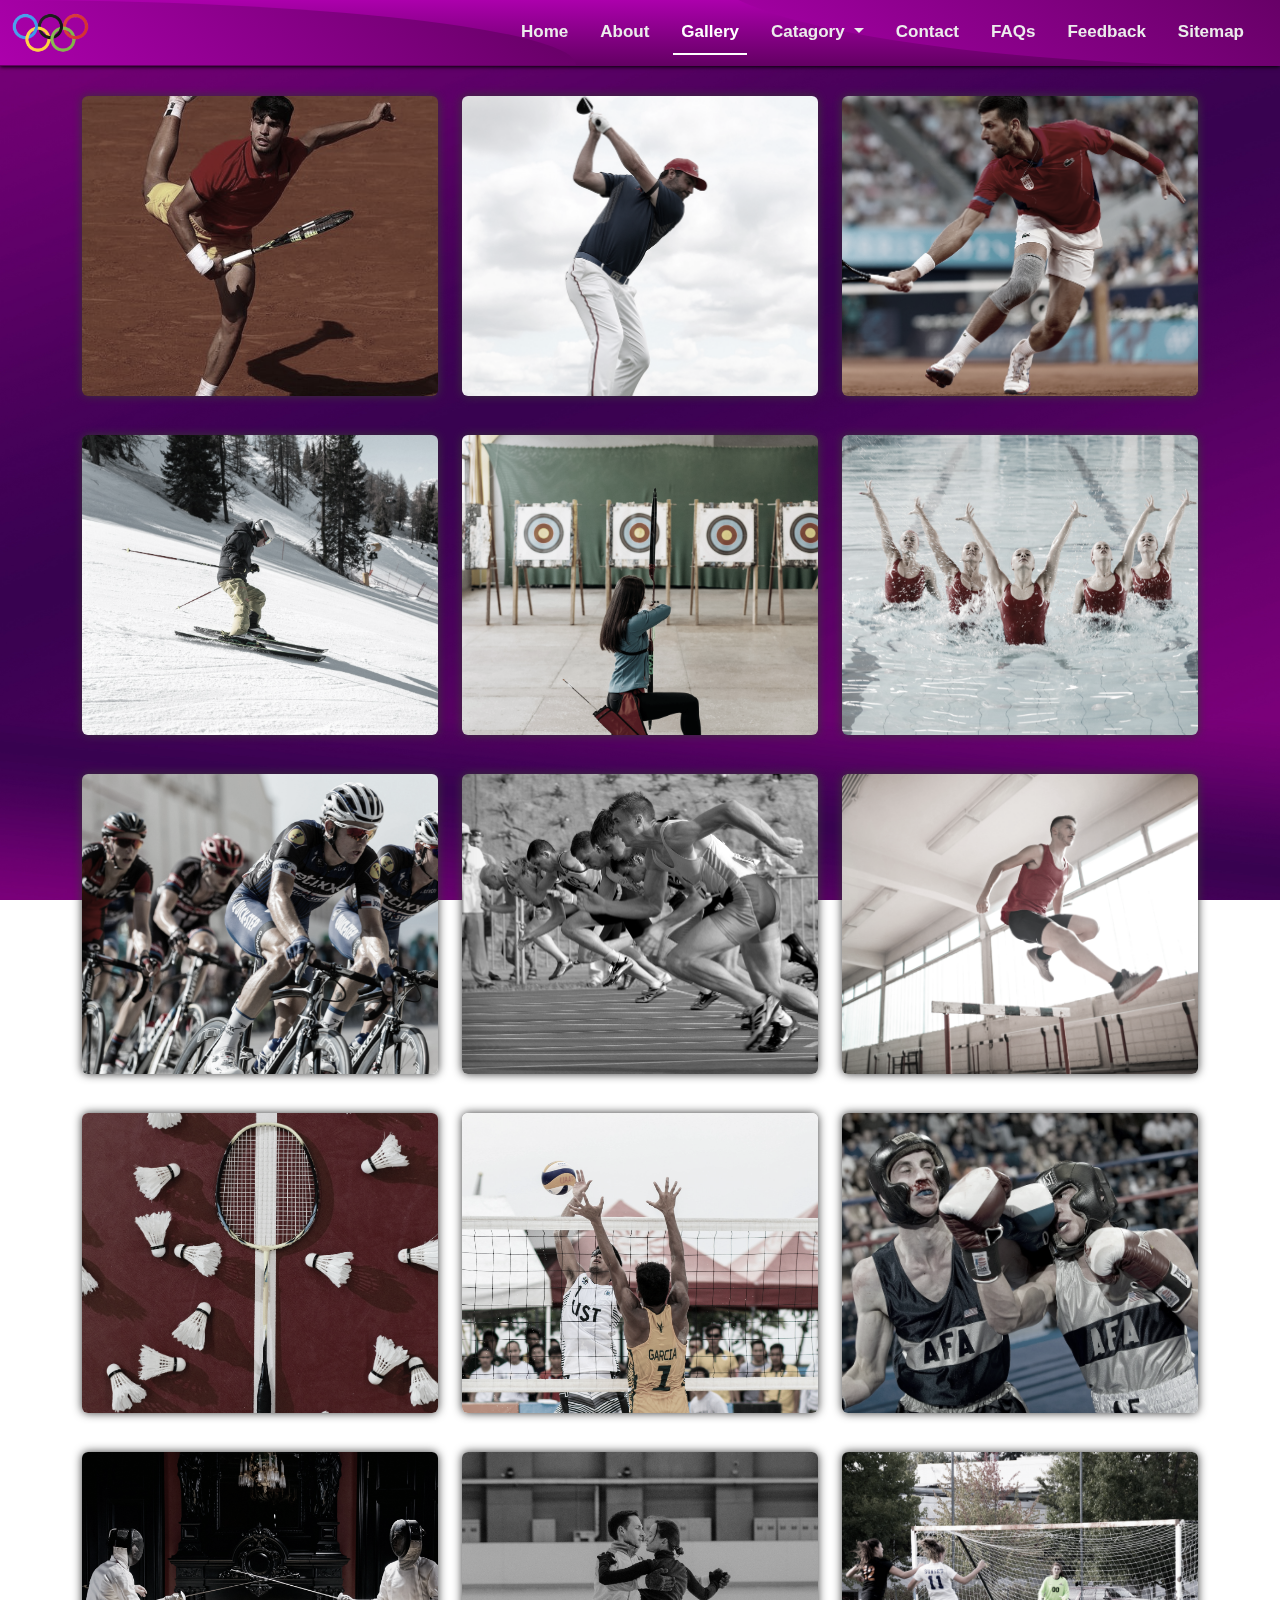
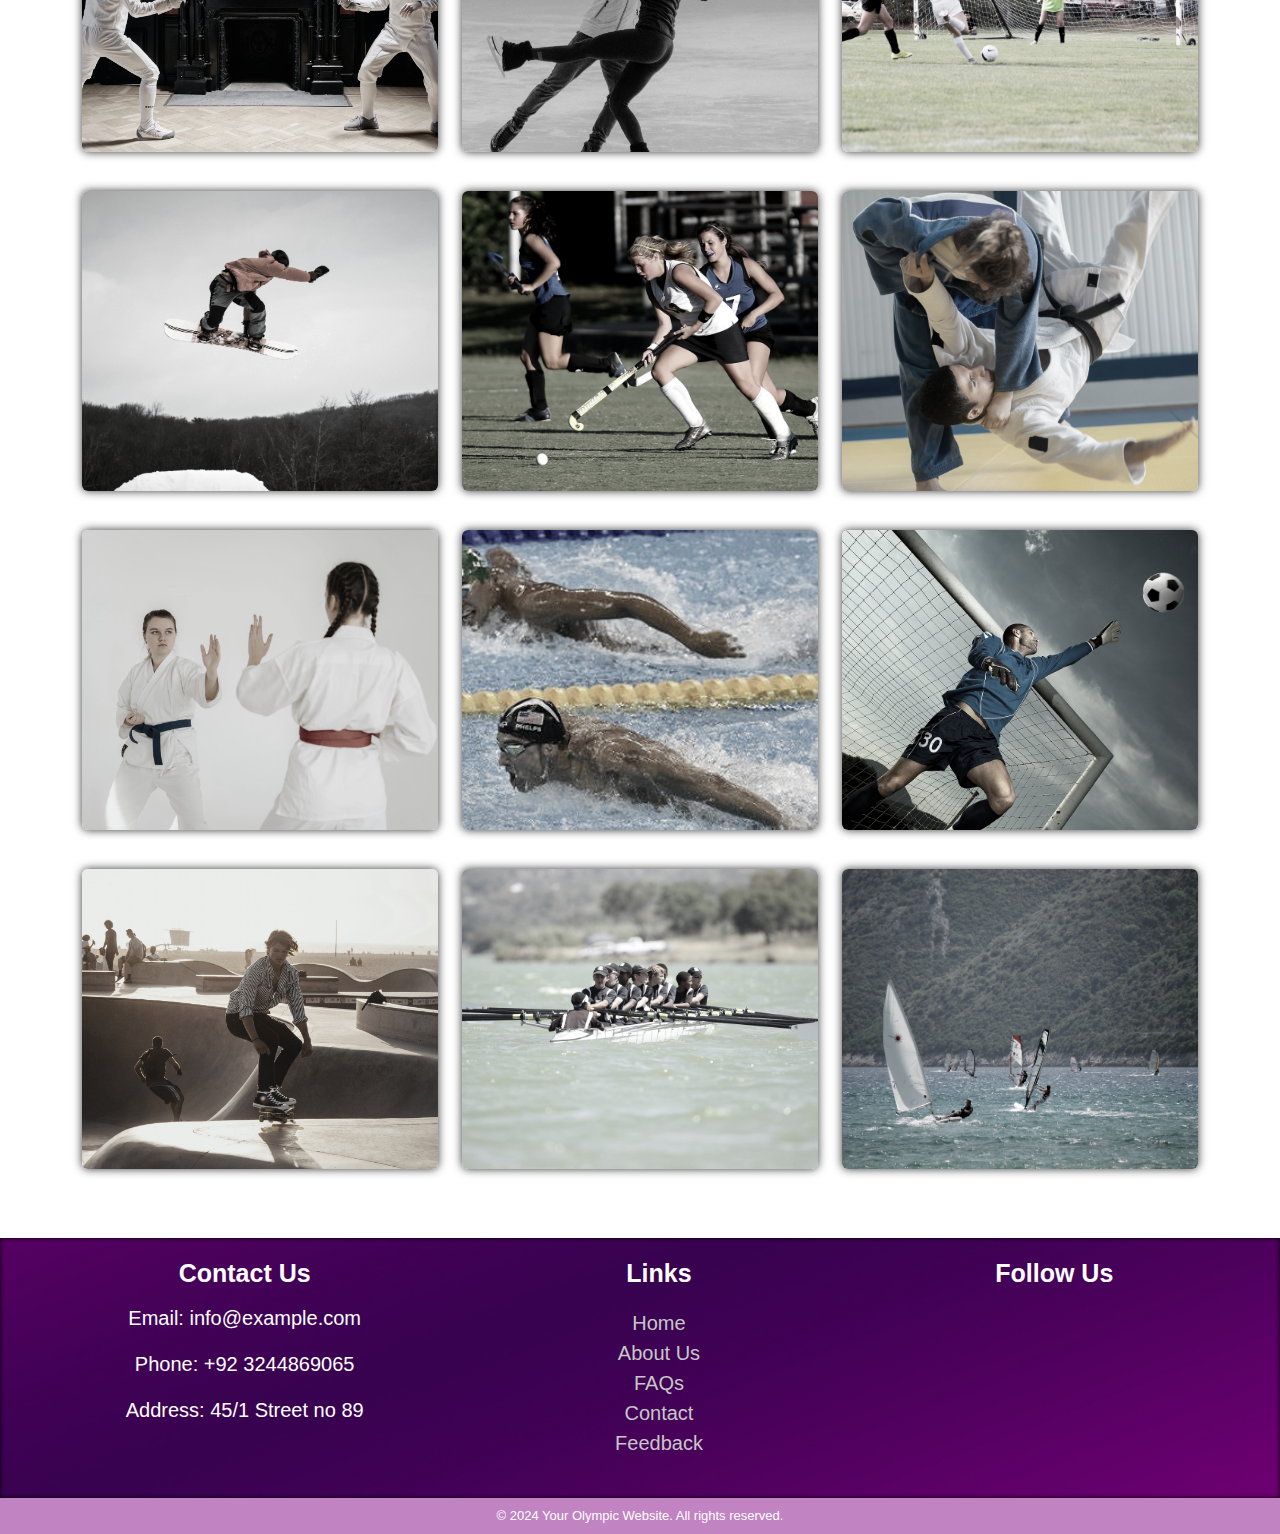
<file: gallery.html>
<!DOCTYPE html>
<html lang="en">

<head>
  <meta charset="UTF-8">
  <meta name="viewport" content="width=device-width, initial-scale=1.0">
  <title>Olympic</title>
  <link rel="stylesheet" href="asset/css/bootstrap.min.css">
  <link rel="stylesheet" href="asset/css/gallery.css">
  <link rel="stylesheet" href="https://cdnjs.cloudflare.com/ajax/libs/font-awesome/6.6.0/css/all.min.css"
    integrity="sha512-Kc323vGBEqzTmouAECnVceyQqyqdsSiqLQISBL29aUW4U/M7pSPA/gEUZQqv1cwx4OnYxTxve5UMg5GT6L4JJg=="
    crossorigin="anonymous" referrerpolicy="no-referrer" />
  <link rel="shortcut icon" type="image/x-icon" href="medal_champion_award_winner_olympic_icon_207786.ico" />
</head>

<body>
  <!-- navbar start -->
  <nav class="navbar navbar-expand-lg sticky-top">
    <div class="box1"></div>
    <div class="box2"></div>
    <div class="container-fluid" id="navbar">
      <a class="navbar-brand" href="index.html"><img src="asset/img/logo.png" alt="" /></a>
      <button class="navbar-toggler" type="button" data-bs-toggle="offcanvas" data-bs-target="#offcanvasNavbar"
        aria-controls="offcanvasNavbar" aria-label="Toggle navigation">
        <span class="navbar-toggler-icon"></span>
      </button>
      <div class="offcanvas offcanvas-end" tabindex="-1" id="offcanvasNavbar" aria-labelledby="offcanvasNavbarLabel">
        <div class="offcanvas-header">
          <h5 class="offcanvas-title text-light" id="offcanvasNavbarLabel">Navigation Menu</h5>
          <button type="button" class="btn-close" data-bs-dismiss="offcanvas" aria-label="Close"></button>
        </div>
        <div class="offcanvas-body">
          <ul class="navbar-nav nav-underline justify-content-end flex-grow-1 pe-3">
            <li class="nav-item">
              <a class="nav-link" href="index.html">Home</a>
            </li>
            <li class="nav-item">
              <a class="nav-link" href="abouts.html">About</a>
            </li>
            <li class="nav-item">
              <a class="nav-link active" aria-current="page" href="gallery.html">Gallery</a>
            </li>
            <li class="nav-item dropdown">
              <a class="nav-link dropdown-toggle" href="#" role="button" data-bs-toggle="dropdown"
                aria-expanded="false">
                Catagory
              </a>
              <ul class="dropdown-menu">
                <li>
                  <a class="dropdown-item" href="athelets.html">Athelets</a>
                </li>
                <li><a class="dropdown-item" href="games.html">Games</a></li>
                <li><a class="dropdown-item" href="RnS.html">Records and Statistics</a></li>
              </ul>
            </li>
            <li class="nav-item">
              <a class="nav-link" href="contact.html">Contact</a>
            </li>
            <li class="nav-item">
              <a class="nav-link" href="faqs.html">FAQs</a>
            </li>
            <li class="nav-item">
              <a class="nav-link" href="feedback.html">Feedback</a>
            </li>
            <li class="nav-item">
              <a class="nav-link" href="sitemap.html">Sitemap</a>
            </li>
          </ul>
        </div>
      </div>
    </div>
  </nav>
  <!-- navbar end -->

  <!-- Gallery -->
  <div class="container">
    <div class="row" id="gallery">
      <!-- Gallery items will be injected here by JavaScript -->
    </div>
  </div>
  <!-- Gallery -->

  <!-- footer start -->
  <footer class="container-fluid" id="footer">
    <div class="row">
      <div class="col1">
        <h4>Contact Us</h4>
        <p>Email: info@example.com</p>
        <p>Phone: +92 3244869065</p>
        <p>Address: 45/1 Street no 89</p>
      </div>
    </div>
    <div class="col2">
      <h4>Links</h4>
      <ul>
        <li><a href="home.html">Home</a></li>
        <li><a href="abouts.html">About Us</a></li>
        <li><a href="faqs.html">FAQs</a></li>
        <li><a href="contact.html">Contact</a></li>
        <li><a href="feedback.html">Feedback</a></li>
      </ul>
    </div>
    <div class="col3">
      <h4>Follow Us</h4>
      <ul>
        <div class="facebook-f">
          <li><a
              href="https://www.bing.com/ck/a?!&&p=5a9b1603f17ce767JmltdHM9MTcyNDExMjAwMCZpZ3VpZD0yYjJhYzNkNC01MTkwLTYxZTYtMjdhMi1kNzQ2NTA0YjYwY2QmaW5zaWQ9NTIwNg&ptn=3&ver=2&hsh=3&fclid=2b2ac3d4-5190-61e6-27a2-d746504b60cd&psq=facebook+olympic&u=a1aHR0cHM6Ly93d3cuZmFjZWJvb2suY29tL29seW1waWNzLw&ntb=1">
              <i class="fa-brands fa-facebook-f"></i></a></li>
        </div>
        <div class="twitter">
          <li><a
              href="https://propakistani.pk/2024/08/09/twitter-rewards-rare-gold-badge-to-pakistans-olympic-champion-arshad-nadeem/">
              <i class="fa-brands fa-twitter"></i></a></li>
        </div>
        <div class="youtube">
          <li><a href="https://www.youtube.com/watch?v=ysIMlSTEfY8&pp=ygUNb2x5bXBpY3MgMjAyNA%3D%3D">
              <i class="fa-brands fa-youtube"></i></a></li>
        </div>
        <div class="instagram">
          <li><a
              href="https://www.bing.com/ck/a?!&&p=d1ffbf91884fa9ccJmltdHM9MTcyNDExMjAwMCZpZ3VpZD0yYjJhYzNkNC01MTkwLTYxZTYtMjdhMi1kNzQ2NTA0YjYwY2QmaW5zaWQ9NTE5Nw&ptn=3&ver=2&hsh=3&fclid=2b2ac3d4-5190-61e6-27a2-d746504b60cd&psq=instagram+olympics&u=a1aHR0cHM6Ly93d3cuaW5zdGFncmFtLmNvbS9PbHltcGljcy8&ntb=1">
              <i class="fa-brands fa-instagram"></i></a></li>
        </div>
      </ul>
    </div>
  </footer>
  <div class="bottom-bar">
    <p>&copy; 2024 Your Olympic Website. All rights reserved.</p>
  </div>
  <!-- footer end -->
  <!-- JavaScript includes -->
  <script src="asset/js/jquery-3.7.1.min.js"></script>
  <script src="asset/js/bootstrap.bundle.min.js"></script>
  <script src="asset/js/fetch.js"></script>
  <script>

    for (var a = 0; a < gallery.length; a++) {
      $("#gallery").append(`
          <div class="col-md-4 gallery-item">
            <img src="${gallery[a].img}" class="w-100 shadow-1-strong rounded mb-4 object-fit-cover" alt="${gallery[a].alt}">
          </div>
        `);
    }
  </script>
</body>

</html>
</file>
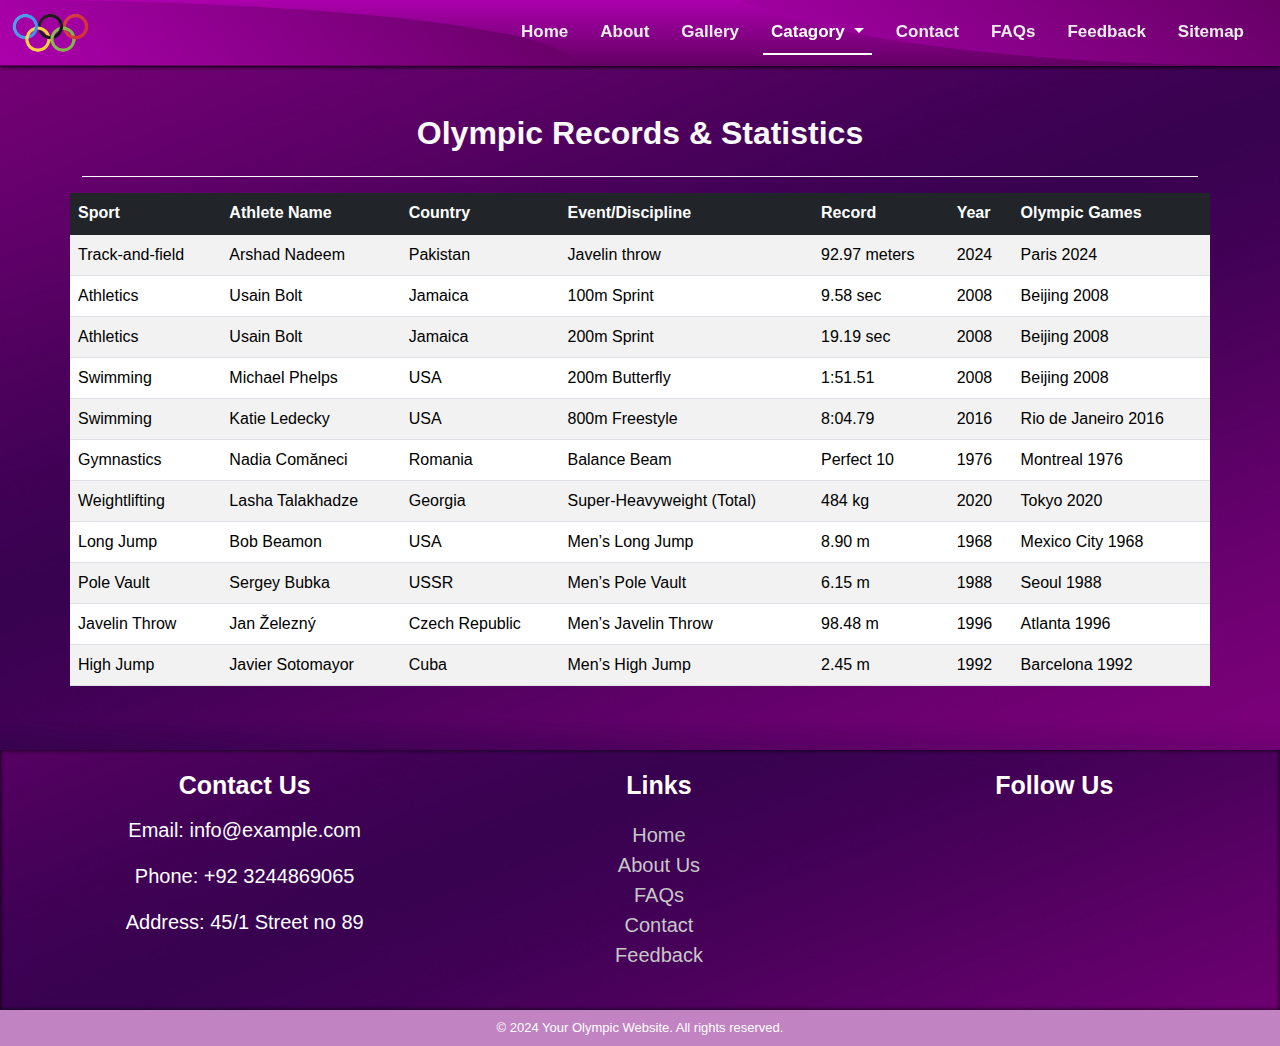
<file: RnS.html>
<!DOCTYPE html>
<html lang="en">

<head>
  <meta charset="UTF-8" />
  <meta name="viewport" content="width=device-width, initial-scale=1.0" />
  <title>Olympic</title>
  <link rel="stylesheet" href="asset/css/bootstrap.min.css" />
  <link rel="stylesheet" href="asset/css/RnS.css" />
  <link rel="stylesheet" href="https://cdnjs.cloudflare.com/ajax/libs/font-awesome/6.6.0/css/all.min.css"
    integrity="sha512-Kc323vGBEqzTmouAECnVceyQqyqdsSiqLQISBL29aUW4U/M7pSPA/gEUZQqv1cwx4OnYxTxve5UMg5GT6L4JJg=="
    crossorigin="anonymous" referrerpolicy="no-referrer" />
  <link rel="shortcut icon" type="image/x-icon" href="medal_champion_award_winner_olympic_icon_207786.ico" />
</head>

<body>
  <!-- navbar start -->
  <nav class="navbar navbar-expand-lg sticky-top">
    <div class="box1"></div>
    <div class="box2"></div>
    <div class="container-fluid" id="navbar">
      <a class="navbar-brand" href="index.html"><img src="asset/img/logo.png" alt="" /></a>
      <button class="navbar-toggler" type="button" data-bs-toggle="offcanvas" data-bs-target="#offcanvasNavbar"
        aria-controls="offcanvasNavbar" aria-label="Toggle navigation">
        <span class="navbar-toggler-icon"></span>
      </button>
      <div class="offcanvas offcanvas-end" tabindex="-1" id="offcanvasNavbar" aria-labelledby="offcanvasNavbarLabel">
        <div class="offcanvas-header">
          <h5 class="offcanvas-title text-light" id="offcanvasNavbarLabel">Navigation Menu</h5>
          <button type="button" class="btn-close" data-bs-dismiss="offcanvas" aria-label="Close"></button>
        </div>
        <div class="offcanvas-body">
          <ul class="navbar-nav nav-underline justify-content-end flex-grow-1 pe-3">
            <li class="nav-item">
              <a class="nav-link" href="index.html">Home</a>
            </li>
            <li class="nav-item">
              <a class="nav-link" href="abouts.html">About</a>
            </li>
            <li class="nav-item">
              <a class="nav-link" href="gallery.html">Gallery</a>
            </li>
            <li class="nav-item dropdown">
              <a class="nav-link dropdown-toggle active" aria-current="page" href="#" role="button"
                data-bs-toggle="dropdown" aria-expanded="false">
                Catagory
              </a>
              <ul class="dropdown-menu">
                <li>
                  <a class="dropdown-item" href="athelets.html">Athelets</a>
                </li>
                <li><a class="dropdown-item" href="games.html">Games</a></li>
                <li><a class="dropdown-item active" aria-current="page" href="RnS.html">Records and Statistics</a></li>
              </ul>
            </li>
            <li class="nav-item">
              <a class="nav-link" href="contact.html">Contact</a>
            </li>
            <li class="nav-item">
              <a class="nav-link" href="faqs.html">FAQs</a>
            </li>
            <li class="nav-item">
              <a class="nav-link" href="feedback.html">Feedback</a>
            </li>
            <li class="nav-item">
              <a class="nav-link" href="sitemap.html">Sitemap</a>
            </li>
          </ul>
        </div>
      </div>
    </div>
  </nav>
  <!-- navbar start -->

  <!-- records start -->
  <div class="container my-5 records">
    <div class="row games-heading">
      <div class="col mx-auto mt-auto">
        <h2 class="fw-bold text-center text-light">Olympic Records & Statistics</h2>
      </div>
    </div>
    <hr class="h-25 mb-3 opacity-100 border-light" />
    <div class="row table-responsive">
      <table class="table table-striped table-hover">
        <thead class="table-dark">
          <tr>
            <th scope="col">Sport</th>
            <th scope="col">Athlete Name</th>
            <th scope="col">Country</th>
            <th scope="col">Event/Discipline</th>
            <th scope="col">Record</th>
            <th scope="col">Year</th>
            <th scope="col">Olympic Games</th>
            <!-- 7 heading  -->
          </tr>
        </thead>
        <tbody class="table-group-divider" id="tbody">

        </tbody>
      </table>
    </div>
  </div>
  <!-- records end -->



  <!-- feedback start -->
  <footer class="container-fluid" id="footer">
    <div class="row">
      <div class="col1">
        <h4>Contact Us</h4>
        <p>Email: info@example.com</p>
        <p>Phone: +92 3244869065</p>
        <p>Address: 45/1 Street no 89</p>
      </div>
    </div>
    <div class="col2">
      <h4>Links</h4>
      <ul>
        <li><a href="home.html">Home</a></li>
        <li><a href="abouts.html">About Us</a></li>
        <li><a href="faqs.html">FAQs</a></li>
        <li><a href="contact.html">Contact</a></li>
        <li><a href="feedback.html">Feedback</a></li>
      </ul>
    </div>
    <div class="col3">
      <h4>Follow Us</h4>
      <ul>
        <li>
          <a href="#"><i class="fa-brands fa-facebook-f"></i></a>
        </li>
        <li>
          <a href="#"><i class="fa-brands fa-twitter"></i></a>
        </li>
        <li>
          <a href="#"><i class="fa-brands fa-youtube"></i></a>
        </li>
        <li>
          <a href="#"><i class="fa-brands fa-instagram"></i></a>
        </li>
      </ul>
    </div>
  </footer>
  <div class="bottom-bar">
    <p>&copy; 2024 Your Olympic Website. All rights reserved.</p>
  </div>
  <!-- feedback end -->
  <script src="asset/js/bootstrap.bundle.min.js"></script>
  <script src="asset/js/fetch.js"></script>
  <script>
    for (let a = 0; a < olympicRecords.length; a++) {
      document.getElementById("tbody").innerHTML += `
        <td>${olympicRecords[a].sport}</td>
        <td>${olympicRecords[a].athleteName}</td>
        <td>${olympicRecords[a].country}</td>
        <td>${olympicRecords[a].event}</td>
        <td>${olympicRecords[a].record}</td>
        <td>${olympicRecords[a].year}</td>
        <td>${olympicRecords[a].olympicGames}</td>
      `
    };
  </script>
</body>

</html>
</file>
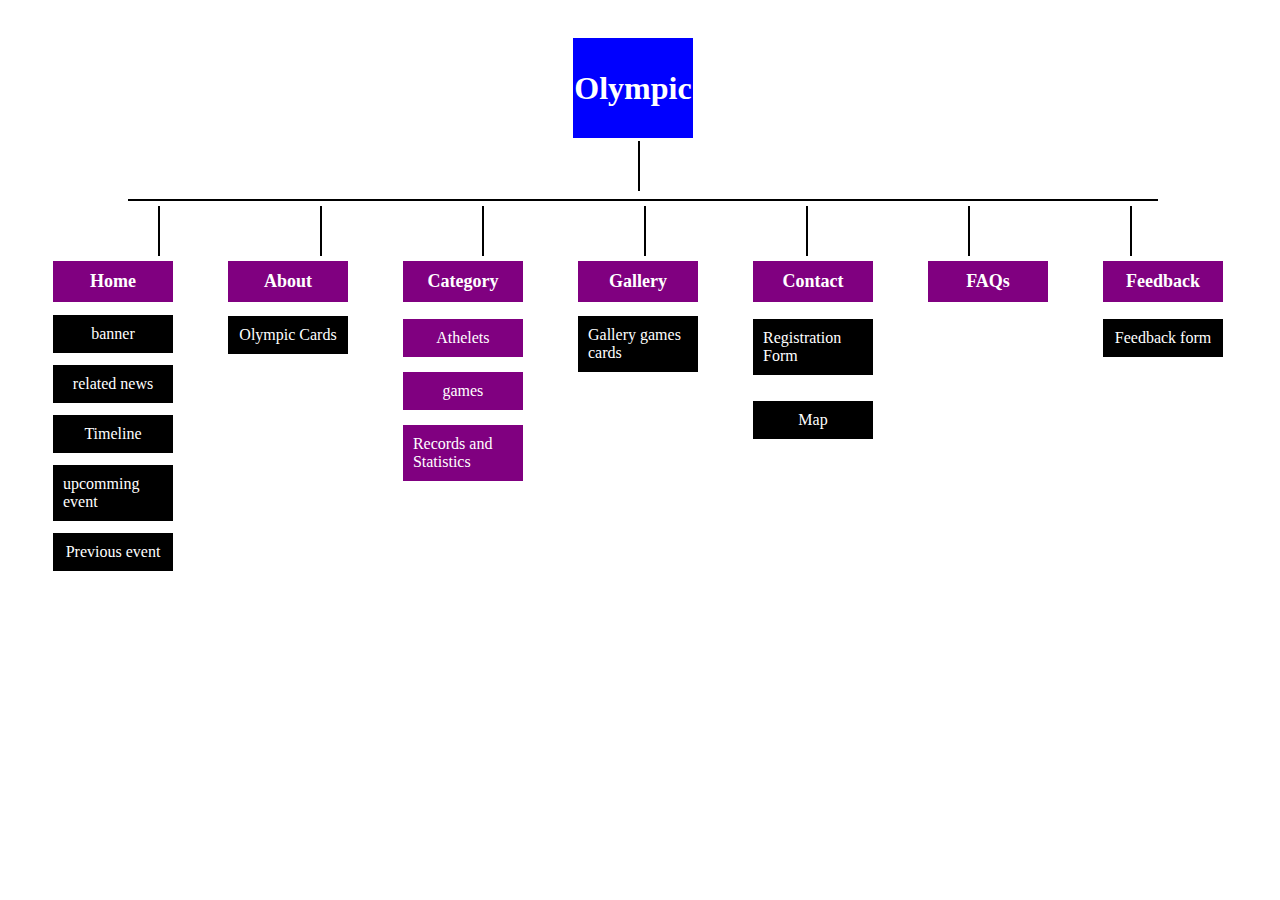
<file: sitemap.html>
<!DOCTYPE html>
<html lang="en">

<head>
    <meta charset="UTF-8">
    <meta name="viewport" content="width=device-width, initial-scale=1.0">
    <title>Olympic sitemap</title>
    <link rel="stylesheet" href="asset/css/sidemap.css">
    <link rel="shortcut icon" type="image/x-icon" href="medal_champion_award_winner_olympic_icon_207786.ico" />
</head>

<body>
    <div class="container" id="sitemap">
        <div class="row">
            <h1>Olympic</h1>
            <div class="olym">
            </div>
            <div class="olymc">
            </div>
            <div class="olymp"></div>
            <div class="olymp"></div>
            <div class="olymp"></div>
            <div class="olymp"></div>
            <div class="olymp"></div>
            <div class="olymp"></div>
            <div class="olymp"></div>
            <div class="container" id="sitemap">
                <div class="row">
                    <div class="col1">
                        <a href="index.html">Home</a>
                    </div>
                    <div class="col1">
                        <a href="abouts.html">About</a>
                    </div>
                    <div class="col1">
                        <a>Category</a>
                    </div>
                    <div class="col1">
                        <a href="gallery.html">Gallery</a>
                    </div>
                    <div class="col1">
                        <a href="contact.html">Contact</a>
                    </div>
                    <div class="col1">
                        <a href="faqs.html">FAQs</a>
                    </div>
                    <div class="col1">
                        <a href="feedback.html">Feedback</a>
                    </div>
                </div>
                <div class="col">
                    <a>banner</a>
                </div>
                <div class="col">
                    <a>related news </a>
                </div>
                <div class="col">
                    <a>Timeline</a>
                </div>
                <div class="col">
                    <a>upcomming event</a>
                </div>
                <div class="col">
                    <a>Previous event</a>
                </div>
                <div class="col3">
                    <a>Olympic Cards </a>
                </div>
                <div class="col2">
                    <a href="athelets.html">Athelets</a>
                </div>
                <div class="col2">
                    <a href="games.html">games</a>
                </div>
                <div class="col2">
                    <a href="#">Records and Statistics</a>
                </div>
                <div class="col4">
                    <a>Gallery games cards</a>
                </div>
                <div class="col5">
                    <a>Registration Form</a>
                </div>
                <div class="col5">
                    <a>Map</a>
                </div>
                <div class="col6">
                    <a>Feedback form</a>

                </div>

</body>

</html>
</file>
<file: asset/css/abouts.css>
/*navbar css start*/
* {
  margin: 0;
  padding: 0;
  font-family: Arial, Helvetica, sans-serif;
}

body {
  background-image: url(../img/about-img/purplefoot.jpg);
  background-position: center;
  background-repeat: no-repeat;
  background-size: cover;
  background-attachment: fixed;
}

nav {
  background-image: linear-gradient(rgb(172, 0, 172), rgb(99, 0, 99));
  box-shadow: 0px 1px 4px black;
}

nav .box1 {
  width: 45vw;
  height: 65px;
  background-image: linear-gradient(50deg, rgb(172, 0, 172), rgb(99, 0, 99));
  z-index: -2;
  position: absolute;
  border-radius: 0 100% 0 0;
  top: 0;
  left: 0;
}

nav .box2 {
  width: 45vw;
  height: 100px;
  background-image: linear-gradient(40deg, rgb(172, 0, 172), rgb(99, 0, 99));
  z-index: -2;
  position: absolute;
  border-radius: 0 0 0 100%;
  bottom: 0;
  right: 0;
}

.nav-link:hover {
  color: white;
}

.navbar-nav .nav-link.active,
.navbar-nav .nav-link.show {
  color: white;
}

.nav-link {
  color: rgb(236, 236, 236);
}

.navbar {
  font-size: 17px;
  font-weight: bold;
}

.navbar-brand img {
  height: 40px;
}

.navbar-toggler-icon {
  background-size: 130%;
}

.navbar-toggler {
  border: none;
}

#offcanvasNavbarLabel {
  font-weight: bold;
}

#offcanvasNavbar {
  background-color: purple;
}

.dropdown-menu {
  background-image: linear-gradient(50deg, rgb(172, 0, 172), rgb(99, 0, 99));
}

.dropdown-item.active,
.dropdown-item:active {
  background-color: white;
  color: black;
}

.dropdown-menu a {
  color: rgb(0, 0, 0);
}

/*navbar css end*/

/* about css start */
.abt-sec-1 {
  padding: 40px 40px;
  margin-top: 40px;
  margin-bottom: 20px;
  border-radius: 20px 0px;
}

.col-md-6 {
  flex: 1;
}

.img-fluid {
  min-width: 200px;
  border-radius: 8px;
  box-shadow: 0px 0px 15px #000000;
}

.abt-sec-1 h1 {
  margin-top: 15px;
  font-size: 30px;
  font-weight: bold;
  color: #fffdfd;
}

.abt-sec-1 p {
  font-size: 18px;
  line-height: 1.6;
  color: #ffffff;
  margin-top: 15px;
}

.btn-dark {
  background-color: #333;
  border-color: #333;
}

.btn-dark:hover {
  background-color: #555;
  border-color: #555;
}

.modal-content {
  border-radius: 8px;
}



/* Optional: Adjust content styling to ensure readability */
.abt-sec-1 .row {
  background: rgba(31, 0, 31, 0.308);
  /*Slightly transparent background for text readability */
  padding: 20px;
  /* Padding around the content */
  border-radius: 20px;
  /* Optional: Rounded corners */
}

.container {
  display: flex;
  flex-wrap: wrap;
  justify-content: space-around;
  padding: 40px 0;
  gap: 30px;
  /* Space between cards */
}

.card {
  position: relative;
  background: rgba(31, 0, 31, 0.308);
  border-radius: 8px;
  box-shadow: 0 2px 0px rgba(0, 0, 0, 0.1);
  padding: 10px;
  width: 100%;
  max-width: 350px;
  /* Max width of each card */
  box-sizing: border-box;
  overflow: hidden;
  transition: 0.3s ease;
  color: rgb(255, 255, 255);
  text-align: center;
  box-shadow: 0 0 5px rgb(147, 0, 167);
}

/* Hover effect */
.card:hover {
  transform: scale(1.03);
  box-shadow: 0px 0px 20px rgb(242, 123, 255);
  background-color: #2f004bc2;
  /*Add a semi-transparent overlay  */
}

.card h3 {
  margin-top: 0;
  font-size: 1.2em;
  font-size: 30px;
  font-weight: bold;
}

.card p {
  font-size: 0.9em;
  line-height: 1.5;
  font-size: 20px;
}
/* about css end */

/* footer start */
#footer {
  background-image: url(../img/about-img/purplefoot.jpg);
  background-position: center;
  background-size: cover;
  background-repeat: no-repeat;
  background-color: purple;
  color: white;
  padding: 20px 0;
  display: flex;
  justify-content: space-around;
  margin-top: 30px;
  box-shadow: inset 0px 0px 4px rgb(0, 0, 0);
}

.col1 h4,
.col2 h4,
.col3 h4 {
  align-items: center;
  font-size: 25px;
  margin-bottom: 15px;
  font-weight: bold;
  text-align: center;
}

.col1 p,
.col2 a,
.col3 a {
  color: rgb(255, 255, 255);
  font-size: 20px;
  text-decoration: none;
  text-align: center;
  transition: 0.4s ease;
}

.col2 a {
  color: #c7c7c7;
}

.col2 a:hover {
  color: rgb(255, 255, 255);
}

.col2 ul,
.col3 ul {
  list-style: none;
  padding: 0;
  margin: 20px 0;
}

.col2 li,
.col3 li {
  text-align: center;
}

.col3 ul {
  width: 200px;
  display: flex;
  justify-content: space-between;
}

.col3 i {
  font-size: 26px;
  transition: color 0.4s;
}

.facebook-f i,
.twitter i,
.youtube i,
.instagram i {
  color: #ffffff;
}

.facebook-f:hover i {
  color: blue
}

.twitter:hover i {
  color: rgb(0, 225, 255)
}

.youtube:hover i {
  color: red;
}

.instagram:hover i {
  color: rgb(245, 0, 192);
}

.bottom-bar {
  color: white;
  background: rgba(128, 0, 128, 0.486);
  text-align: center;
}

.bottom-bar p {
  color: white;
  font-size: 13px;
  margin: 0;
  text-align: center;
  padding: 8px;
}

@media (max-width: 768px) {
  #footer.container-fluid {
    flex-direction: column;
    align-items: center;
  }

  .col1 {
    text-align: center;
  }

  .col3 ul {
    align-items: center;
  }
}

/* footer end */
</file>
<file: asset/css/athletes.css>
/*navbar css start*/
* {
  margin: 0;
  padding: 0;
  font-family: Arial, Helvetica, sans-serif;
}

body {
  background-image: url(../img/about-img/purplefoot.jpg);
  background-position: center;
  background-repeat: no-repeat;
  background-size: cover;
  background-attachment: fixed;
}

nav {
  background-image: linear-gradient(rgb(172, 0, 172), rgb(99, 0, 99));
  box-shadow: 0px 1px 4px black;
  /* overflow: hidden; */
}

nav .box1 {
  width: 45vw;
  height: 65px;
  background-image: linear-gradient(50deg, rgb(172, 0, 172), rgb(99, 0, 99));
  z-index: -2;
  position: absolute;
  border-radius: 0 100% 0 0;
  top: 0;
  left: 0;
}

nav .box2 {
  width: 45vw;
  height: 100px;
  background-image: linear-gradient(40deg, rgb(172, 0, 172), rgb(99, 0, 99));
  z-index: -2;
  position: absolute;
  border-radius: 0 0 0 100%;
  bottom: 0;
  right: 0;
}

.nav-link:hover{
  color: white;
}
.navbar-nav .nav-link.active, .navbar-nav .nav-link.show {
  color: white;
}
.nav-link {
  color: rgb(236, 236, 236);
}

.navbar {
  font-size: 17px;
  font-weight: bold;
}

.navbar-brand img {
  height: 40px;
}

.navbar-toggler-icon {
  background-size: 130%;
}

.navbar-toggler {
  border: none;
}

#offcanvasNavbarLabel {
  font-weight: bold;
}
#offcanvasNavbar{
  background-color: purple;
}
.dropdown-menu {
  background-image: linear-gradient(50deg, rgb(172, 0, 172), rgb(99, 0, 99));
}
.dropdown-item.active, .dropdown-item:active{
  background-color: white;
  color: black;
}
.dropdown-menu a {
  color: rgb(0, 0, 0);
}
/*navbar css end*/

/*athletes css start*/
.container {
  margin-top: 30px;
}

.row {
  gap: 30px;
}

.card {
  height: auto;
  background-image: url(../img/about-img/purplefoot.jpg);
  background-position: center;
  background-size: cover;
  background-repeat: no-repeat;
  color: white;
}

.card img {
  height: 16rem;
  width: auto;
  background-position: center;
}

.card-body hr {
  height: 4px;
  /* Set the height/thickness of the line */
  background-color: #000;
  /* Set the color of the line */
}

.card-title {
  font-size: 1.5rem;
  text-align: center;
}

.card-text {
  display: none;
}

/*athletes css end*/
/* footer start */
#footer {
  background-image: url(../img/about-img/purplefoot.jpg);
  background-position: center;
  background-size: cover;
  background-repeat: no-repeat;
  background-color: purple;
  color: white;
  padding: 20px 0;
  display: flex;
  justify-content: space-around;
  margin-top: 30px;
  box-shadow: inset 0px 0px 4px rgb(0, 0, 0);

}

.col1 h4,
.col2 h4,
.col3 h4 {
  align-items: center;
  font-size: 25px;
  margin-bottom: 15px;
  font-weight: bold;
  text-align: center;
}

.col1 p,
.col2 a,
.col3 a {
  color: rgb(255, 255, 255);
  font-size: 20px;
  text-decoration: none;
  text-align: center;
  transition: 0.4s ease;
}

.col2 a {
  color: #c7c7c7;
}

.col2 a:hover {
  color: rgb(255, 255, 255);
}

.col2 ul,
.col3 ul {
  list-style: none;
  padding: 0;
  margin: 20px 0;
}

.col2 li,
.col3 li {
  text-align: center;
}

.col3 ul {
  width: 200px;
  display: flex;
  justify-content: space-between;
}

.col3 i {
  font-size: 26px;
  transition: color 0.4s;
}

.facebook-f i,
.twitter i,
.youtube i,
.instagram i {
  color: #ffffff;
}

.facebook-f:hover i {
  color: blue
}

.twitter:hover i {
  color: rgb(0, 225, 255)
}

.youtube:hover i {
  color: red;
}

.instagram:hover i {
  color: rgb(245, 0, 192);
}

.bottom-bar {
  color: white;
  background: rgba(128, 0, 128, 0.486);
  text-align: center;
}

.bottom-bar p {
  color: white;
  font-size: 13px;
  margin: 0;
  text-align: center;
  padding: 8px;
}

@media (max-width: 768px) {
  #footer.container-fluid {
    flex-direction: column;
    align-items: center;
  }

  .col1 {
    text-align: center;
  }

  .col3 ul {
    align-items: center;
  }
}

/* footer end */
</file>
<file: asset/css/faqs.css>
/*navbar css start*/
* {
  margin: 0;
  padding: 0;
  font-family: Arial, Helvetica, sans-serif;
}

body {
  background-image: url(../img/about-img/purplefoot.jpg);
  background-position: center;
  background-repeat: no-repeat;
  background-size: cover;
  background-attachment: fixed;
}

nav {
  background-image: linear-gradient(rgb(172, 0, 172), rgb(99, 0, 99));
  box-shadow: 0px 1px 4px black;
  /* overflow: hidden; */
}

nav .box1 {
  width: 45vw;
  height: 65px;
  background-image: linear-gradient(50deg, rgb(172, 0, 172), rgb(99, 0, 99));
  z-index: -2;
  position: absolute;
  border-radius: 0 100% 0 0;
  top: 0;
  left: 0;
}

nav .box2 {
  width: 45vw;
  height: 100px;
  background-image: linear-gradient(40deg, rgb(172, 0, 172), rgb(99, 0, 99));
  z-index: -2;
  position: absolute;
  border-radius: 0 0 0 100%;
  bottom: 0;
  right: 0;
}

.nav-link:hover{
  color: white;
}
.navbar-nav .nav-link.active, .navbar-nav .nav-link.show {
  color: white;
}
.nav-link {
  color: rgb(236, 236, 236);
}

.navbar {
  font-size: 17px;
  font-weight: bold;
}

.navbar-brand img {
  height: 40px;
}

.navbar-toggler-icon {
  background-size: 130%;
}

.navbar-toggler {
  border: none;
}

#offcanvasNavbarLabel {
  font-weight: bold;
}
#offcanvasNavbar{
  background-color: purple;
}
.dropdown-menu {
  background-image: linear-gradient(50deg, rgb(172, 0, 172), rgb(99, 0, 99));
}
.dropdown-item.active, .dropdown-item:active{
  background-color: white;
  color: black;
}
.dropdown-menu a {
  color: rgb(0, 0, 0);
}
/*navbar css end*/

/*faqs css start*/
.accordion-body{
  background-color:#7e007e;
  font-size: 19px;
}
.accordion-button{
  background-color: rgb(105, 0, 105);
  color: white;
}
.accordion {
  margin-top: 65px;
  margin: 50px;
}

.accordion button {
  font-size: 20px;
  font-weight: bold;
}

#faqs {
  margin-top: 20px;
}

/*faqs css end*/

/* footer start */
#footer {
  background-image: url(../img/about-img/purplefoot.jpg);
  background-position: center;
  background-size: cover;
  background-repeat: no-repeat;
  background-color: purple;
  color: white;
  padding: 20px 0;
  display: flex;
  justify-content: space-around;
  margin-top: 30px;
  box-shadow: inset 0px 0px 4px rgb(0, 0, 0);
}

.col1 h4,
.col2 h4,
.col3 h4 {
  align-items: center;
  font-size: 25px;
  margin-bottom: 15px;
  font-weight: bold;
  text-align: center;
}

.col1 p,
.col2 a,
.col3 a {
  color: rgb(255, 255, 255);
  font-size: 20px;
  text-decoration: none;
  text-align: center;
  transition: 0.4s ease;
}

.col2 a {
  color: #c7c7c7;
}

.col2 a:hover {
  color: rgb(255, 255, 255);
}

.col2 ul,
.col3 ul {
  list-style: none;
  padding: 0;
  margin: 20px 0;
}

.col2 li,
.col3 li {
  text-align: center;
}

.col3 ul {
  width: 200px;
  display: flex;
  justify-content: space-between;
}

.col3 i {
  font-size: 26px;
  transition: color 0.4s;
}

.facebook-f i,
.twitter i,
.youtube i,
.instagram i {
  color: #ffffff;
}

.facebook-f:hover i {
  color: blue
}

.twitter:hover i {
  color: rgb(0, 225, 255)
}

.youtube:hover i {
  color: red;
}

.instagram:hover i {
  color: rgb(245, 0, 192);
}

.bottom-bar {
  color: white;
  background: rgba(128, 0, 128, 0.486);
  text-align: center;
}

.bottom-bar p {
  color: white;
  font-size: 13px;
  margin: 0;
  text-align: center;
  padding: 8px;
}

@media (max-width: 768px) {
  #footer.container-fluid {
    flex-direction: column;
    align-items: center;
  }

  .col1 {
    text-align: center;
  }

  .col3 ul {
    align-items: center;
  }
}

/* footer end */
</file>
<file: asset/css/feedback.css>
/*navbar css start*/
* {
  margin: 0;
  padding: 0;
  font-family: Arial, Helvetica, sans-serif;
}

body {
  background-image: url(../img/about-img/purplefoot.jpg);
  background-position: center;
  background-repeat: no-repeat;
  background-size: cover;
  background-attachment: fixed;
}

nav {
  background-image: linear-gradient(rgb(172, 0, 172), rgb(99, 0, 99));
  box-shadow: 0px 1px 4px black;
  /* overflow: hidden; */
}

nav .box1 {
  width: 45vw;
  height: 65px;
  background-image: linear-gradient(50deg, rgb(172, 0, 172), rgb(99, 0, 99));
  z-index: -2;
  position: absolute;
  border-radius: 0 100% 0 0;
  top: 0;
  left: 0;
}

nav .box2 {
  width: 45vw;
  height: 100px;
  background-image: linear-gradient(40deg, rgb(172, 0, 172), rgb(99, 0, 99));
  z-index: -2;
  position: absolute;
  border-radius: 0 0 0 100%;
  bottom: 0;
  right: 0;
}

.nav-link:hover {
  color: white;
}

.navbar-nav .nav-link.active,
.navbar-nav .nav-link.show {
  color: white;
}

.nav-link {
  color: rgb(236, 236, 236);
}

.navbar {
  font-size: 17px;
  font-weight: bold;
}

.navbar-brand img {
  height: 40px;
}

.navbar-toggler-icon {
  background-size: 130%;
}

.navbar-toggler {
  border: none;
}

#offcanvasNavbarLabel {
  font-weight: bold;
}

#offcanvasNavbar {
  background-color: purple;
}

.dropdown-menu {
  background-image: linear-gradient(50deg, rgb(172, 0, 172), rgb(99, 0, 99));
}

.dropdown-item.active,
.dropdown-item:active {
  background-color: white;
  color: black;
}

.dropdown-menu a {
  color: rgb(0, 0, 0);
}

/*navbar css end*/

.container {
  width: 80%;
  max-width: 800px;
  margin: 50px auto;
  padding: 20px;
  background-image: url(../img/about-img/purplefoot.jpg);
  background-position: center;
  background-repeat: no-repeat;
  background-size: cover;
  background-color: #ededf5a2;
  border-radius: 8px;
  color: white;
  box-shadow: 0 0 3px 1px rgba(255, 255, 255, 0.603);
}

.feed h1 {
  font-size: 25px;
  font-weight: bold;
  text-align: center;
  color: #333;
}

.feed fieldset {
  border: 1px solid #ddd;
  border-radius: 8px;
  padding: 15px;
  margin-bottom: 20px;
}

.feed legend {
  font-size: 20px;
  font-weight: bold;
  margin-bottom: 10px;
}

.feed label {
  display: block;
  margin-bottom: 10px;
}

.feed input[type="text"] {
  width: calc(100% - 22px);
  padding: 10px;
  border: 1px solid #ddd;
  border-radius: 4px;
}

.feed textarea {
  width: calc(100% - 22px);
  padding: 10px;
  border: 1px solid #ddd;
  border-radius: 4px;
}

.feed button {
  display: block;
  width: 100%;
  padding: 10px;
  background-color: #000000;
  color: rgb(255, 255, 255);
  border-radius: 10px;
  font-size: 18px;
  cursor: pointer;
  transition: 0.4s ease;
}

.feed button:hover {
  background-color: #ffffff;
  color: #000000;
}

/* footer start */
#footer {
  background-image: url(../img/about-img/purplefoot.jpg);
  background-position: center;
  background-size: cover;
  background-repeat: no-repeat;
  background-color: purple;
  color: white;
  padding: 20px 0;
  display: flex;
  justify-content: space-around;
  margin-top: 30px;
  box-shadow: inset 0px 0px 4px rgb(0, 0, 0);
}

.col1 h4,
.col2 h4,
.col3 h4 {
  align-items: center;
  font-size: 25px;
  margin-bottom: 15px;
  font-weight: bold;
  text-align: center;
}

.col1 p,
.col2 a,
.col3 a {
  color: rgb(255, 255, 255);
  font-size: 20px;
  text-decoration: none;
  text-align: center;
  transition: 0.4s ease;
}

.col2 a {
  color: #c7c7c7;
}

.col2 a:hover {
  color: rgb(255, 255, 255);
}

.col2 ul,
.col3 ul {
  list-style: none;
  padding: 0;
  margin: 20px 0;
}

.col2 li,
.col3 li {
  text-align: center;
}

.col3 ul {
  width: 200px;
  display: flex;
  justify-content: space-between;
}

.col3 i {
  font-size: 26px;
  transition: color 0.4s;
}

.facebook-f i,
.twitter i,
.youtube i,
.instagram i {
  color: #ffffff;
}

.facebook-f:hover i {
  color: blue
}

.twitter:hover i {
  color: rgb(0, 225, 255)
}

.youtube:hover i {
  color: red;
}

.instagram:hover i {
  color: rgb(245, 0, 192);
}

.bottom-bar {
  color: white;
  background: rgba(128, 0, 128, 0.486);
  text-align: center;
}

.bottom-bar p {
  color: white;
  font-size: 13px;
  margin: 0;
  text-align: center;
  padding: 8px;
}

@media (max-width: 768px) {
  #footer.container-fluid {
    flex-direction: column;
    align-items: center;
  }

  .col1 {
    text-align: center;
  }

  .col3 ul {
    align-items: center;
  }
}

/* footer end */
</file>
<file: asset/css/gallery.css>
/*navbar css start*/
* {
  margin: 0;
  padding: 0;
  font-family: Arial, Helvetica, sans-serif;
}

body {
  background-image: url(../img/about-img/purplefoot.jpg);
  background-position: center;
  background-repeat: no-repeat;
  background-size: cover;
  background-attachment: fixed;
}

nav {
  background-image: linear-gradient(rgb(172, 0, 172), rgb(99, 0, 99));
  box-shadow: 0px 1px 4px black;
}

nav .box1 {
  width: 45vw;
  height: 65px;
  background-image: linear-gradient(50deg, rgb(172, 0, 172), rgb(99, 0, 99));
  z-index: -2;
  position: absolute;
  border-radius: 0 100% 0 0;
  top: 0;
  left: 0;
}

nav .box2 {
  width: 45vw;
  height: 100px;
  background-image: linear-gradient(40deg, rgb(172, 0, 172), rgb(99, 0, 99));
  z-index: -2;
  position: absolute;
  border-radius: 0 0 0 100%;
  bottom: 0;
  right: 0;
}

.nav-link:hover{
  color: white;
}
.navbar-nav .nav-link.active, .navbar-nav .nav-link.show {
  color: white;
}
.nav-link {
  color: rgb(236, 236, 236);
}

.navbar {
  font-size: 17px;
  font-weight: bold;
}

.navbar-brand img {
  height: 40px;
}

.navbar-toggler-icon {
  background-size: 130%;
}

.navbar-toggler {
  border: none;
}

#offcanvasNavbarLabel {
  font-weight: bold;
}
#offcanvasNavbar{
  background-color: purple;
}
.dropdown-menu {
  background-image: linear-gradient(50deg, rgb(172, 0, 172), rgb(99, 0, 99));
}
.dropdown-item.active, .dropdown-item:active{
  background-color: white;
  color: black;
}
.dropdown-menu a {
  color: rgb(0, 0, 0);
}
/*navbar css end*/

/*gallery css start*/
#gallery {
  margin-top: 30px;
}

.gallery-item {
  margin-bottom: 15px;
}

.gallery-item img {
  width: 100%;
  height: 300px;
  box-shadow: 0px 0px 10px rgb(54, 54, 54);
  filter: grayscale(70%);
  transition: 0.5s ease;
}
.gallery-item img:hover{
  filter: grayscale(0);
}
/*gallery css end*/

/* footer start */
#footer {
  background-image: url(../img/about-img/purplefoot.jpg);
  background-position: center;
  background-size: cover;
  background-repeat: no-repeat;
  background-color: purple;
  color: white;
  padding: 20px 0;
  display: flex;
  justify-content: space-around;
  margin-top: 30px;
  box-shadow: inset 0px 0px 4px rgb(0, 0, 0);
}

.col1 h4,
.col2 h4,
.col3 h4 {
  align-items: center;
  font-size: 25px;
  margin-bottom: 15px;
  font-weight: bold;
  text-align: center;
}

.col1 p,
.col2 a,
.col3 a {
  color: rgb(255, 255, 255);
  font-size: 20px;
  text-decoration: none;
  text-align: center;
  transition: 0.4s ease;
}

.col2 a {
  color: #c7c7c7;
}

.col2 a:hover {
  color: rgb(255, 255, 255);
}

.col2 ul,
.col3 ul {
  list-style: none;
  padding: 0;
  margin: 20px 0;
}

.col2 li,
.col3 li {
  text-align: center;
}

.col3 ul {
  width: 200px;
  display: flex;
  justify-content: space-between;
}

.col3 i {
  font-size: 26px;
  transition: color 0.4s;
}

.facebook-f i,
.twitter i,
.youtube i,
.instagram i {
  color: #ffffff;
}

.facebook-f:hover i {
  color: blue
}

.twitter:hover i {
  color: rgb(0, 225, 255)
}

.youtube:hover i {
  color: red;
}

.instagram:hover i {
  color: rgb(245, 0, 192);
}

.bottom-bar {
  color: white;
  background: rgba(128, 0, 128, 0.486);
  text-align: center;
}

.bottom-bar p {
  color: white;
  font-size: 13px;
  margin: 0;
  text-align: center;
  padding: 8px;
}

@media (max-width: 768px) {
  #footer.container-fluid {
    flex-direction: column;
    align-items: center;
  }

  .col1 {
    text-align: center;
  }

  .col3 ul {
    align-items: center;
  }
}

/* footer end */
</file>
<file: asset/css/RnS.css>
/*navbar css start*/
* {
    margin: 0;
    padding: 0;
    font-family: Arial, Helvetica, sans-serif;
  }
  
  body {
    background-image: url(../img/about-img/purplefoot.jpg);
    background-position: center;
    background-repeat: no-repeat;
    background-size: cover;
    background-attachment: fixed;
  }
  
  nav {
    background-image: linear-gradient(rgb(172, 0, 172), rgb(99, 0, 99));
    box-shadow: 0px 1px 4px black;
  }
  
  nav .box1 {
    width: 45vw;
    height: 65px;
    background-image: linear-gradient(50deg, rgb(172, 0, 172), rgb(99, 0, 99));
    z-index: -2;
    position: absolute;
    border-radius: 0 100% 0 0;
    top: 0;
    left: 0;
  }
  
  nav .box2 {
    width: 45vw;
    height: 100px;
    background-image: linear-gradient(40deg, rgb(172, 0, 172), rgb(99, 0, 99));
    z-index: -2;
    position: absolute;
    border-radius: 0 0 0 100%;
    bottom: 0;
    right: 0;
  }
  
  .nav-link:hover{
    color: white;
  }
  .navbar-nav .nav-link.active, .navbar-nav .nav-link.show {
    color: white;
  }
  .nav-link {
    color: rgb(236, 236, 236);
  }
  
  .navbar {
    font-size: 17px;
    font-weight: bold;
  }
  
  .navbar-brand img {
    height: 40px;
  }
  
  .navbar-toggler-icon {
    background-size: 130%;
  }
  
  .navbar-toggler {
    border: none;
  }
  
  #offcanvasNavbarLabel {
    font-weight: bold;
  }
  #offcanvasNavbar{
    background-color: purple;
  }
  .dropdown-menu {
    background-image: linear-gradient(50deg, rgb(172, 0, 172), rgb(99, 0, 99));
  }
  .dropdown-item.active, .dropdown-item:active{
    background-color: white;
    color: black;
  }
  .dropdown-menu a {
    color: rgb(0, 0, 0);
  }
  /*navbar css end*/


/* footer start */
#footer {
  background-image: url(../img/about-img/purplefoot.jpg);
  background-position: center;
  background-size: cover;
  background-repeat: no-repeat;
  background-color: purple;
  color: white;
  padding: 20px 0;
  display: flex;
  justify-content: space-around;
  margin-top: 30px;
  box-shadow: inset 0px 0px 4px rgb(0, 0, 0);
}

.col1 h4,
.col2 h4,
.col3 h4 {
  align-items: center;
  font-size: 25px;
  margin-bottom: 15px;
  font-weight: bold;
  text-align: center;
}

.col1 p,
.col2 a,
.col3 a {
  color: rgb(255, 255, 255);
  font-size: 20px;
  text-decoration: none;
  text-align: center;
  transition: 0.4s ease;
}

.col2 a {
  color: #c7c7c7;
}

.col2 a:hover {
  color: rgb(255, 255, 255);
}

.col2 ul,
.col3 ul {
  list-style: none;
  padding: 0;
  margin: 20px 0;
}

.col2 li,
.col3 li {
  text-align: center;
}

.col3 ul {
  width: 200px;
  display: flex;
  justify-content: space-between;
}

.col3 i {
  font-size: 26px;
  transition: color 0.4s;
}

.facebook-f i,
.twitter i,
.youtube i,
.instagram i {
  color: #ffffff;
}

.facebook-f:hover i {
  color: blue
}

.twitter:hover i {
  color: rgb(0, 225, 255)
}

.youtube:hover i {
  color: red;
}

.instagram:hover i {
  color: rgb(245, 0, 192);
}

.bottom-bar {
  color: white;
  background: rgba(128, 0, 128, 0.486);
  text-align: center;
}

.bottom-bar p {
  color: white;
  font-size: 13px;
  margin: 0;
  text-align: center;
  padding: 8px;
}

@media (max-width: 768px) {
  #footer.container-fluid {
    flex-direction: column;
    align-items: center;
  }

  .col1 {
    text-align: center;
  }

  .col3 ul {
    align-items: center;
  }
}

/* footer end */
</file>
<file: asset/css/sidemap.css>
.row {
    display: flex; /* Use flexbox to align items in a row */
    gap: 10px; /* Space between the columns */
    flex-wrap: wrap; /* Allow items to wrap to the next line if necessary */
    
}

.col1 {
    background-color: purple;
    width: 120px;
    display: flex;
    justify-content: center; /* Center horizontally inside the box */
    align-items: center; /* Center vertically inside the box */
    padding: 10px; /* Optional: adds padding inside the column */
    box-sizing: border-box; /* Ensure padding is included in the width */
    margin-top: -5px;
    margin-left: 45px;
    font-weight: bold;
}

.col1 a {
    font-size: 18px;
    color: rgb(255, 255, 255);
    text-decoration: none;
    text-align: center; /* Center the text inside each link */
}
.olymc {
    width: 1030px;
    margin-left: 120px;
    border-bottom: 2px solid black;
    margin-top: -4px;
   }
   .olym{
    width: 1000px;
    height:50px;
    margin-left: 630px;
    border-left: 2px solid black;
    margin-top: -28px; 
   }
   .olymp{
    height: 50px;
    border-left: 2px solid black;
    margin-left: 150px;
    margin-top: -5px;
   
   }
 .row h1 {
    background-color: blue;
    color: white;
    width: 120px;
    height: 100px;
    display: flex;
    justify-content: center;
    align-items: center;
    margin-left: 565px;   
    margin-top: 30px;
   
} 
.col2{
    background-color: purple;
    width: 120px;
    display: flex;
    justify-content: center; /* Center horizontally inside the box */
    align-items: center; /* Center vertically inside the box */
    padding: 10px; /* Optional: adds padding inside the column */
    box-sizing: border-box; /* Ensure padding is included in the width */
     margin-top: -35px; 
     margin-bottom: 50px;
    margin-left: 32.5%;
   
}
.col2 a{

    color: white;
    text-decoration: none;
}
.col{
  background-color: rgb(0, 0, 0);
  width: 120px;
  display: flex;
  justify-content: center; /* Center horizontally inside the box */
  align-items: center; 
  padding: 10px;
  box-sizing: border-box; 
  margin-top: 1%;
  margin-left: 45px;
}
.col{
    color: white;
}
.col3{
  background-color: rgb(0, 0, 0);
  width: 120px;
  display: flex;
  justify-content: center; /* Center horizontally inside the box */
  align-items: center; 
  padding: 10px;
  box-sizing: border-box; 
  margin-top: -255px; 
  margin-left: 220px;
  
}
.col3{
    color: white;
}
.col4{
    background-color: rgb(0, 0, 0);
    width: 120px;
    display: flex;
    justify-content: center; /* Center horizontally inside the box */
    align-items: center; 
    padding: 10px;
    box-sizing: border-box; 
    margin-top: -215px; 
    margin-left: 570px;
}
.col4{
    color: white;
}
.col5{
    background-color: rgb(0, 0, 0);
    width: 120px;
    display: flex;
    justify-content: center; /* Center horizontally inside the box */
    align-items: center; 
    padding: 10px;
    box-sizing: border-box; 
    margin-top: -4.4%; 
    margin-bottom: 80px;
    margin-left: 745px;
}
.col5{
    color: white;
}
.col6{
    background-color: rgb(0, 0, 0);
    width: 120px;
    display: flex;
    justify-content: center; /* Center horizontally inside the box */
    align-items: center; 
    padding: 10px;
    box-sizing: border-box; 
    margin-top: -200px;
    margin-left: 1095px;
}
.col6{
    color: white;
}
</file>
